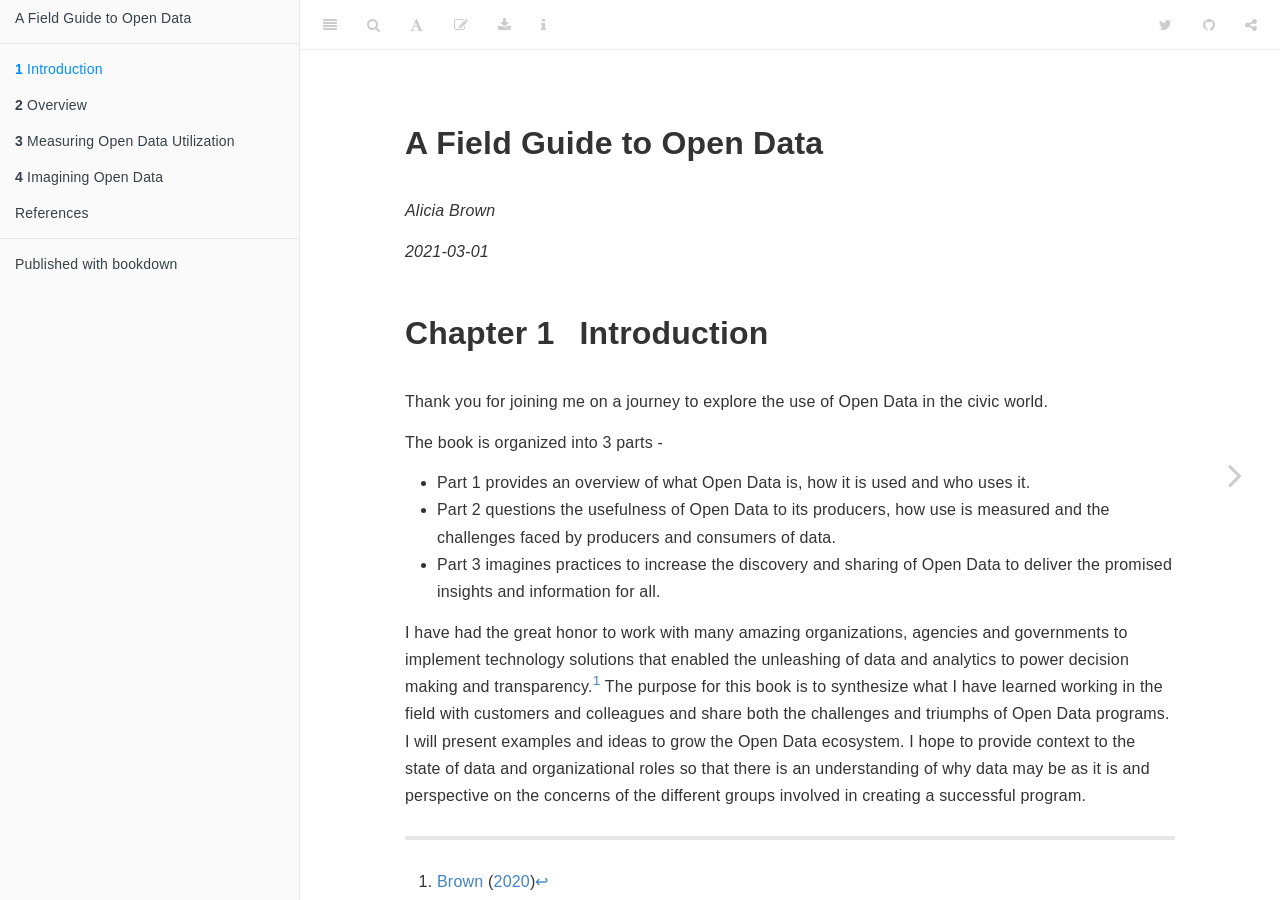
<file: docs/index.html>
<!DOCTYPE html>
<html lang="" xml:lang="">
<head>

  <meta charset="utf-8" />
  <meta http-equiv="X-UA-Compatible" content="IE=edge" />
  <title>A Field Guide to Open Data</title>
  <meta name="description" content="A book about the discovery, use and evangelization of Open Data for Local Governments" />
  <meta name="generator" content="bookdown 0.21 and GitBook 2.6.7" />

  <meta property="og:title" content="A Field Guide to Open Data" />
  <meta property="og:type" content="book" />
  <meta property="og:url" content="https:/github.com/open-data-people/open-data-field-guide" />
  
  <meta property="og:description" content="A book about the discovery, use and evangelization of Open Data for Local Governments" />
  <meta name="github-repo" content="open-data-people/open-data-field-guide" />

  <meta name="twitter:card" content="summary" />
  <meta name="twitter:title" content="A Field Guide to Open Data" />
  
  <meta name="twitter:description" content="A book about the discovery, use and evangelization of Open Data for Local Governments" />
  

<meta name="author" content="Alicia Brown" />


<meta name="date" content="2021-03-01" />

  <meta name="viewport" content="width=device-width, initial-scale=1" />
  <meta name="apple-mobile-web-app-capable" content="yes" />
  <meta name="apple-mobile-web-app-status-bar-style" content="black" />
  
  

<link rel="next" href="overview.html"/>
<script src="libs/header-attrs-2.6/header-attrs.js"></script>
<script src="libs/jquery-2.2.3/jquery.min.js"></script>
<link href="libs/gitbook-2.6.7/css/style.css" rel="stylesheet" />
<link href="libs/gitbook-2.6.7/css/plugin-table.css" rel="stylesheet" />
<link href="libs/gitbook-2.6.7/css/plugin-bookdown.css" rel="stylesheet" />
<link href="libs/gitbook-2.6.7/css/plugin-highlight.css" rel="stylesheet" />
<link href="libs/gitbook-2.6.7/css/plugin-search.css" rel="stylesheet" />
<link href="libs/gitbook-2.6.7/css/plugin-fontsettings.css" rel="stylesheet" />
<link href="libs/gitbook-2.6.7/css/plugin-clipboard.css" rel="stylesheet" />












<link rel="stylesheet" href="style.css" type="text/css" />
</head>

<body>



  <div class="book without-animation with-summary font-size-2 font-family-1" data-basepath=".">

    <div class="book-summary">
      <nav role="navigation">

<ul class="summary">
<li><a href="./">A Field Guide to Open Data</a></li>

<li class="divider"></li>
<li class="chapter" data-level="1" data-path="index.html"><a href="index.html"><i class="fa fa-check"></i><b>1</b> Introduction</a></li>
<li class="chapter" data-level="2" data-path="overview.html"><a href="overview.html"><i class="fa fa-check"></i><b>2</b> Overview</a>
<ul>
<li class="chapter" data-level="2.1" data-path="overview.html"><a href="overview.html#what-is-open-data"><i class="fa fa-check"></i><b>2.1</b> What is Open Data?</a>
<ul>
<li class="chapter" data-level="2.1.1" data-path="overview.html"><a href="overview.html#topics"><i class="fa fa-check"></i><b>2.1.1</b> Topics</a></li>
<li class="chapter" data-level="2.1.2" data-path="overview.html"><a href="overview.html#databases"><i class="fa fa-check"></i><b>2.1.2</b> Databases</a></li>
<li class="chapter" data-level="2.1.3" data-path="overview.html"><a href="overview.html#files"><i class="fa fa-check"></i><b>2.1.3</b> Files</a></li>
<li class="chapter" data-level="2.1.4" data-path="overview.html"><a href="overview.html#reports"><i class="fa fa-check"></i><b>2.1.4</b> Reports</a></li>
<li class="chapter" data-level="2.1.5" data-path="overview.html"><a href="overview.html#dashboards"><i class="fa fa-check"></i><b>2.1.5</b> Dashboards</a></li>
</ul></li>
<li class="chapter" data-level="2.2" data-path="overview.html"><a href="overview.html#how-is-it-used"><i class="fa fa-check"></i><b>2.2</b> How is it used?</a>
<ul>
<li class="chapter" data-level="2.2.1" data-path="overview.html"><a href="overview.html#organizational-motivations"><i class="fa fa-check"></i><b>2.2.1</b> Organizational Motivations</a></li>
</ul></li>
<li class="chapter" data-level="2.3" data-path="overview.html"><a href="overview.html#who-uses-open-data"><i class="fa fa-check"></i><b>2.3</b> Who uses Open Data?</a>
<ul>
<li class="chapter" data-level="2.3.1" data-path="overview.html"><a href="overview.html#governments"><i class="fa fa-check"></i><b>2.3.1</b> Governments</a></li>
<li class="chapter" data-level="2.3.2" data-path="overview.html"><a href="overview.html#civic-users"><i class="fa fa-check"></i><b>2.3.2</b> Civic Users</a></li>
<li class="chapter" data-level="2.3.3" data-path="overview.html"><a href="overview.html#regional-partners"><i class="fa fa-check"></i><b>2.3.3</b> Regional Partners</a></li>
</ul></li>
<li class="chapter" data-level="2.4" data-path="overview.html"><a href="overview.html#open-data-use-cases"><i class="fa fa-check"></i><b>2.4</b> Open Data Use Cases</a></li>
<li class="chapter" data-level="2.5" data-path="overview.html"><a href="overview.html#summary"><i class="fa fa-check"></i><b>2.5</b> Summary</a></li>
</ul></li>
<li class="chapter" data-level="3" data-path="use.html"><a href="use.html"><i class="fa fa-check"></i><b>3</b> Measuring Open Data Utilization</a>
<ul>
<li class="chapter" data-level="3.1" data-path="use.html"><a href="use.html#measuring-actual-use"><i class="fa fa-check"></i><b>3.1</b> Measuring Actual Use</a></li>
<li class="chapter" data-level="3.2" data-path="use.html"><a href="use.html#challenges-of-open-data"><i class="fa fa-check"></i><b>3.2</b> Challenges of Open Data</a>
<ul>
<li class="chapter" data-level="3.2.1" data-path="use.html"><a href="use.html#searching-for-data"><i class="fa fa-check"></i><b>3.2.1</b> Searching for data</a></li>
<li class="chapter" data-level="3.2.2" data-path="use.html"><a href="use.html#peeking-at-data"><i class="fa fa-check"></i><b>3.2.2</b> Peeking at data</a></li>
</ul></li>
</ul></li>
<li class="chapter" data-level="4" data-path="imagine.html"><a href="imagine.html"><i class="fa fa-check"></i><b>4</b> Imagining Open Data</a>
<ul>
<li class="chapter" data-level="4.1" data-path="imagine.html"><a href="imagine.html#sharing"><i class="fa fa-check"></i><b>4.1</b> Sharing</a></li>
<li class="chapter" data-level="4.2" data-path="imagine.html"><a href="imagine.html#accessing"><i class="fa fa-check"></i><b>4.2</b> Accessing</a></li>
<li class="chapter" data-level="4.3" data-path="imagine.html"><a href="imagine.html#discovery"><i class="fa fa-check"></i><b>4.3</b> Discovery</a></li>
<li class="chapter" data-level="4.4" data-path="imagine.html"><a href="imagine.html#improving-the-ecosystem"><i class="fa fa-check"></i><b>4.4</b> Improving the Ecosystem</a></li>
</ul></li>
<li class="chapter" data-level="" data-path="references.html"><a href="references.html"><i class="fa fa-check"></i>References</a></li>
<li class="divider"></li>
<li><a href="https://github.com/rstudio/bookdown" target="blank">Published with bookdown</a></li>

</ul>

      </nav>
    </div>

    <div class="book-body">
      <div class="body-inner">
        <div class="book-header" role="navigation">
          <h1>
            <i class="fa fa-circle-o-notch fa-spin"></i><a href="./">A Field Guide to Open Data</a>
          </h1>
        </div>

        <div class="page-wrapper" tabindex="-1" role="main">
          <div class="page-inner">

            <section class="normal" id="section-">
<div id="header">
<h1 class="title">A Field Guide to Open Data</h1>
<p class="author"><em>Alicia Brown</em></p>
<p class="date"><em>2021-03-01</em></p>
</div>
<div id="introduction" class="section level1" number="1">
<h1><span class="header-section-number">Chapter 1</span> Introduction</h1>
<p>Thank you for joining me on a journey to explore the use of Open Data in the civic world.</p>
<p>The book is organized into 3 parts -</p>
<ul>
<li>Part 1 provides an overview of what Open Data is, how it is used and who uses it.</li>
<li>Part 2 questions the usefulness of Open Data to its producers, how use is measured and the challenges faced by producers and consumers of data.</li>
<li>Part 3 imagines practices to increase the discovery and sharing of Open Data to deliver the promised insights and information for all.</li>
</ul>
<!--
## Guides

### Alicia
-->
<p>I have had the great honor to work with many amazing organizations, agencies and governments to implement technology solutions that enabled the unleashing of data and analytics to power decision making and transparency.<a href="#fn1" class="footnote-ref" id="fnref1"><sup>1</sup></a> The purpose for this book is to synthesize what I have learned working in the field with customers and colleagues and share both the challenges and triumphs of Open Data programs. I will present examples and ideas to grow the Open Data ecosystem. I hope to provide context to the state of data and organizational roles so that there is an understanding of why data may be as it is and perspective on the concerns of the different groups involved in creating a successful program.</p>
<!--
TODO: add note
### Ryan
-->

</div>
<div class="footnotes">
<hr />
<ol start="1">
<li id="fn1"><p><span class="citation"><a href="references.html#ref-blog5years" role="doc-biblioref">Brown</a> (<a href="references.html#ref-blog5years" role="doc-biblioref">2020</a>)</span><a href="index.html#fnref1" class="footnote-back">↩︎</a></p></li>
</ol>
</div>
            </section>

          </div>
        </div>
      </div>

<a href="overview.html" class="navigation navigation-next navigation-unique" aria-label="Next page"><i class="fa fa-angle-right"></i></a>
    </div>
  </div>
<script src="libs/gitbook-2.6.7/js/app.min.js"></script>
<script src="libs/gitbook-2.6.7/js/lunr.js"></script>
<script src="libs/gitbook-2.6.7/js/clipboard.min.js"></script>
<script src="libs/gitbook-2.6.7/js/plugin-search.js"></script>
<script src="libs/gitbook-2.6.7/js/plugin-sharing.js"></script>
<script src="libs/gitbook-2.6.7/js/plugin-fontsettings.js"></script>
<script src="libs/gitbook-2.6.7/js/plugin-bookdown.js"></script>
<script src="libs/gitbook-2.6.7/js/jquery.highlight.js"></script>
<script src="libs/gitbook-2.6.7/js/plugin-clipboard.js"></script>
<script>
gitbook.require(["gitbook"], function(gitbook) {
gitbook.start({
"sharing": {
"github": true,
"facebook": false,
"twitter": true,
"linkedin": false,
"weibo": false,
"instapaper": false,
"vk": false,
"all": ["facebook", "twitter", "linkedin", "weibo", "instapaper"]
},
"fontsettings": {
"theme": "white",
"family": "sans",
"size": 2
},
"edit": {
"link": "https://github.com/open-data-people/open-data-field-guide/edit/main/index.Rmd",
"text": "Edit"
},
"history": {
"link": null,
"text": null
},
"view": {
"link": null,
"text": null
},
"download": ["open-data-field-guide.pdf", "open-data-field-guide.epub"],
"toc": {
"collapse": "section",
"toc_depth": 2
},
"all": false,
"info": true,
"url": "https://open-data-people.github.io/open-data-field-guide/",
"github-repo": "open-data-people/open-data-field-guide"
});
});
</script>

</body>

</html>
</file>
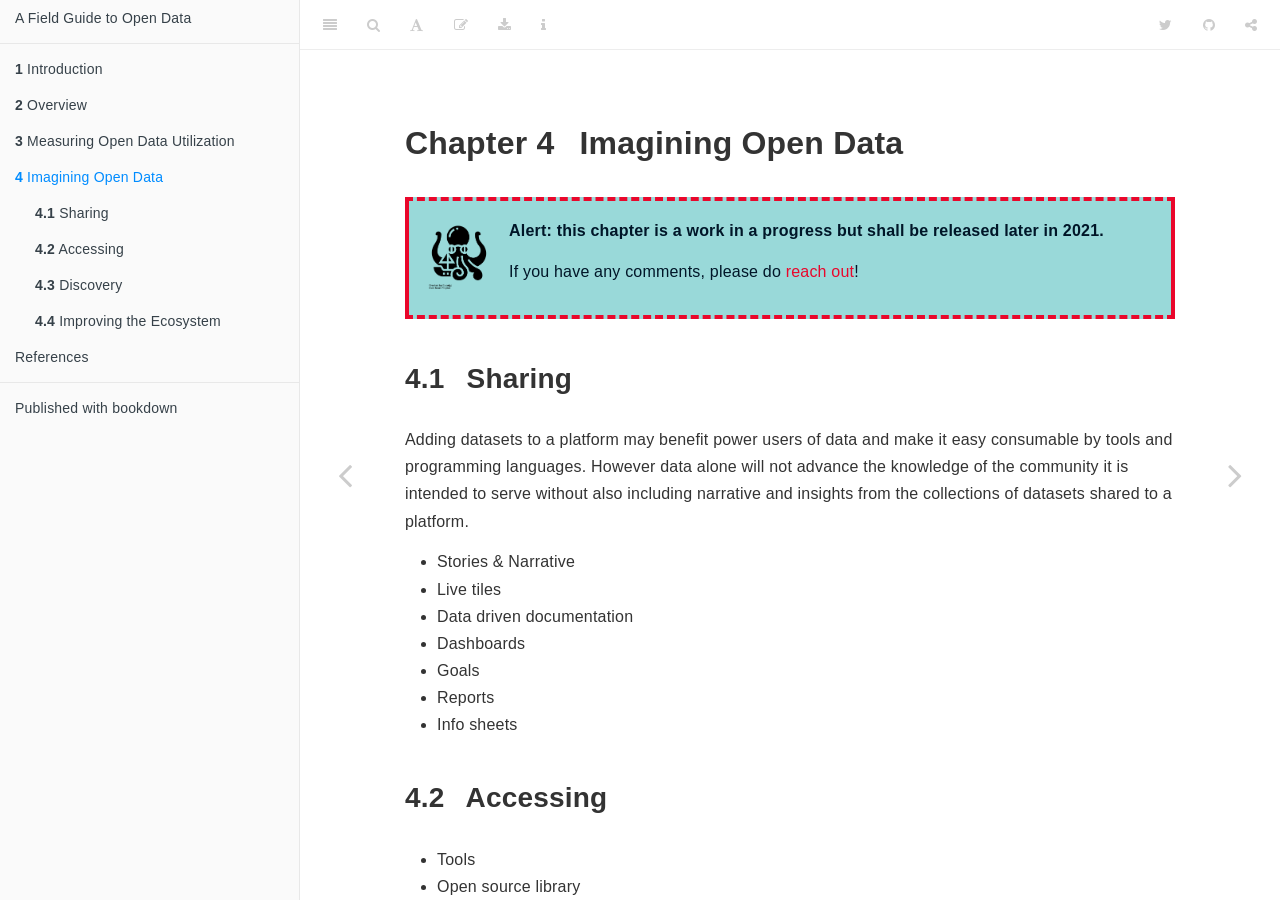
<file: docs/imagine.html>
<!DOCTYPE html>
<html lang="" xml:lang="">
<head>

  <meta charset="utf-8" />
  <meta http-equiv="X-UA-Compatible" content="IE=edge" />
  <title>Chapter 4 Imagining Open Data | A Field Guide to Open Data</title>
  <meta name="description" content="A book about the discovery, use and evangelization of Open Data for Local Governments" />
  <meta name="generator" content="bookdown 0.21 and GitBook 2.6.7" />

  <meta property="og:title" content="Chapter 4 Imagining Open Data | A Field Guide to Open Data" />
  <meta property="og:type" content="book" />
  <meta property="og:url" content="https:/github.com/open-data-people/open-data-field-guide" />
  
  <meta property="og:description" content="A book about the discovery, use and evangelization of Open Data for Local Governments" />
  <meta name="github-repo" content="open-data-people/open-data-field-guide" />

  <meta name="twitter:card" content="summary" />
  <meta name="twitter:title" content="Chapter 4 Imagining Open Data | A Field Guide to Open Data" />
  
  <meta name="twitter:description" content="A book about the discovery, use and evangelization of Open Data for Local Governments" />
  

<meta name="author" content="Alicia Brown" />


<meta name="date" content="2021-03-01" />

  <meta name="viewport" content="width=device-width, initial-scale=1" />
  <meta name="apple-mobile-web-app-capable" content="yes" />
  <meta name="apple-mobile-web-app-status-bar-style" content="black" />
  
  
<link rel="prev" href="use.html"/>
<link rel="next" href="references.html"/>
<script src="libs/header-attrs-2.6/header-attrs.js"></script>
<script src="libs/jquery-2.2.3/jquery.min.js"></script>
<link href="libs/gitbook-2.6.7/css/style.css" rel="stylesheet" />
<link href="libs/gitbook-2.6.7/css/plugin-table.css" rel="stylesheet" />
<link href="libs/gitbook-2.6.7/css/plugin-bookdown.css" rel="stylesheet" />
<link href="libs/gitbook-2.6.7/css/plugin-highlight.css" rel="stylesheet" />
<link href="libs/gitbook-2.6.7/css/plugin-search.css" rel="stylesheet" />
<link href="libs/gitbook-2.6.7/css/plugin-fontsettings.css" rel="stylesheet" />
<link href="libs/gitbook-2.6.7/css/plugin-clipboard.css" rel="stylesheet" />












<link rel="stylesheet" href="style.css" type="text/css" />
</head>

<body>



  <div class="book without-animation with-summary font-size-2 font-family-1" data-basepath=".">

    <div class="book-summary">
      <nav role="navigation">

<ul class="summary">
<li><a href="./">A Field Guide to Open Data</a></li>

<li class="divider"></li>
<li class="chapter" data-level="1" data-path="index.html"><a href="index.html"><i class="fa fa-check"></i><b>1</b> Introduction</a></li>
<li class="chapter" data-level="2" data-path="overview.html"><a href="overview.html"><i class="fa fa-check"></i><b>2</b> Overview</a>
<ul>
<li class="chapter" data-level="2.1" data-path="overview.html"><a href="overview.html#what-is-open-data"><i class="fa fa-check"></i><b>2.1</b> What is Open Data?</a>
<ul>
<li class="chapter" data-level="2.1.1" data-path="overview.html"><a href="overview.html#topics"><i class="fa fa-check"></i><b>2.1.1</b> Topics</a></li>
<li class="chapter" data-level="2.1.2" data-path="overview.html"><a href="overview.html#databases"><i class="fa fa-check"></i><b>2.1.2</b> Databases</a></li>
<li class="chapter" data-level="2.1.3" data-path="overview.html"><a href="overview.html#files"><i class="fa fa-check"></i><b>2.1.3</b> Files</a></li>
<li class="chapter" data-level="2.1.4" data-path="overview.html"><a href="overview.html#reports"><i class="fa fa-check"></i><b>2.1.4</b> Reports</a></li>
<li class="chapter" data-level="2.1.5" data-path="overview.html"><a href="overview.html#dashboards"><i class="fa fa-check"></i><b>2.1.5</b> Dashboards</a></li>
</ul></li>
<li class="chapter" data-level="2.2" data-path="overview.html"><a href="overview.html#how-is-it-used"><i class="fa fa-check"></i><b>2.2</b> How is it used?</a>
<ul>
<li class="chapter" data-level="2.2.1" data-path="overview.html"><a href="overview.html#organizational-motivations"><i class="fa fa-check"></i><b>2.2.1</b> Organizational Motivations</a></li>
</ul></li>
<li class="chapter" data-level="2.3" data-path="overview.html"><a href="overview.html#who-uses-open-data"><i class="fa fa-check"></i><b>2.3</b> Who uses Open Data?</a>
<ul>
<li class="chapter" data-level="2.3.1" data-path="overview.html"><a href="overview.html#governments"><i class="fa fa-check"></i><b>2.3.1</b> Governments</a></li>
<li class="chapter" data-level="2.3.2" data-path="overview.html"><a href="overview.html#civic-users"><i class="fa fa-check"></i><b>2.3.2</b> Civic Users</a></li>
<li class="chapter" data-level="2.3.3" data-path="overview.html"><a href="overview.html#regional-partners"><i class="fa fa-check"></i><b>2.3.3</b> Regional Partners</a></li>
</ul></li>
<li class="chapter" data-level="2.4" data-path="overview.html"><a href="overview.html#open-data-use-cases"><i class="fa fa-check"></i><b>2.4</b> Open Data Use Cases</a></li>
<li class="chapter" data-level="2.5" data-path="overview.html"><a href="overview.html#summary"><i class="fa fa-check"></i><b>2.5</b> Summary</a></li>
</ul></li>
<li class="chapter" data-level="3" data-path="use.html"><a href="use.html"><i class="fa fa-check"></i><b>3</b> Measuring Open Data Utilization</a>
<ul>
<li class="chapter" data-level="3.1" data-path="use.html"><a href="use.html#measuring-actual-use"><i class="fa fa-check"></i><b>3.1</b> Measuring Actual Use</a></li>
<li class="chapter" data-level="3.2" data-path="use.html"><a href="use.html#challenges-of-open-data"><i class="fa fa-check"></i><b>3.2</b> Challenges of Open Data</a>
<ul>
<li class="chapter" data-level="3.2.1" data-path="use.html"><a href="use.html#searching-for-data"><i class="fa fa-check"></i><b>3.2.1</b> Searching for data</a></li>
<li class="chapter" data-level="3.2.2" data-path="use.html"><a href="use.html#peeking-at-data"><i class="fa fa-check"></i><b>3.2.2</b> Peeking at data</a></li>
</ul></li>
</ul></li>
<li class="chapter" data-level="4" data-path="imagine.html"><a href="imagine.html"><i class="fa fa-check"></i><b>4</b> Imagining Open Data</a>
<ul>
<li class="chapter" data-level="4.1" data-path="imagine.html"><a href="imagine.html#sharing"><i class="fa fa-check"></i><b>4.1</b> Sharing</a></li>
<li class="chapter" data-level="4.2" data-path="imagine.html"><a href="imagine.html#accessing"><i class="fa fa-check"></i><b>4.2</b> Accessing</a></li>
<li class="chapter" data-level="4.3" data-path="imagine.html"><a href="imagine.html#discovery"><i class="fa fa-check"></i><b>4.3</b> Discovery</a></li>
<li class="chapter" data-level="4.4" data-path="imagine.html"><a href="imagine.html#improving-the-ecosystem"><i class="fa fa-check"></i><b>4.4</b> Improving the Ecosystem</a></li>
</ul></li>
<li class="chapter" data-level="" data-path="references.html"><a href="references.html"><i class="fa fa-check"></i>References</a></li>
<li class="divider"></li>
<li><a href="https://github.com/rstudio/bookdown" target="blank">Published with bookdown</a></li>

</ul>

      </nav>
    </div>

    <div class="book-body">
      <div class="body-inner">
        <div class="book-header" role="navigation">
          <h1>
            <i class="fa fa-circle-o-notch fa-spin"></i><a href="./">A Field Guide to Open Data</a>
          </h1>
        </div>

        <div class="page-wrapper" tabindex="-1" role="main">
          <div class="page-inner">

            <section class="normal" id="section-">
<div id="imagine" class="section level1" number="4">
<h1><span class="header-section-number">Chapter 4</span> Imagining Open Data</h1>
<div class="tip">
<p><b>Alert: this chapter is a work in a progress but shall be released later in 2021.</b></p>
<p>If you have any comments, please do <a href="https://github.com/open-data-people/open-data-field-guide/discussions/new"><font color="#e9072b">reach out</font></a>!</p>
</div>
<div id="sharing" class="section level2" number="4.1">
<h2><span class="header-section-number">4.1</span> Sharing</h2>
<p>Adding datasets to a platform may benefit power users of data and make it easy consumable by tools and programming languages. However data alone will not advance the knowledge of the community it is intended to serve without also including narrative and insights from the collections of datasets shared to a platform.</p>
<ul>
<li>Stories &amp; Narrative</li>
<li>Live tiles</li>
<li>Data driven documentation</li>
<li>Dashboards</li>
<li>Goals</li>
<li>Reports</li>
<li>Info sheets</li>
</ul>
</div>
<div id="accessing" class="section level2" number="4.2">
<h2><span class="header-section-number">4.2</span> Accessing</h2>
<ul>
<li>Tools</li>
<li>Open source library</li>
<li>APIs</li>
</ul>
</div>
<div id="discovery" class="section level2" number="4.3">
<h2><span class="header-section-number">4.3</span> Discovery</h2>
<ul>
<li>Metadata</li>
<li>Harvestable</li>
<li>Standard schemas</li>
</ul>
</div>
<div id="improving-the-ecosystem" class="section level2" number="4.4">
<h2><span class="header-section-number">4.4</span> Improving the Ecosystem</h2>
<ul>
<li>Ownership and stewardship</li>
<li>Automation</li>
<li>Data refreshes</li>
<li>Quality monitoring</li>
</ul>

</div>
</div>
            </section>

          </div>
        </div>
      </div>
<a href="use.html" class="navigation navigation-prev " aria-label="Previous page"><i class="fa fa-angle-left"></i></a>
<a href="references.html" class="navigation navigation-next " aria-label="Next page"><i class="fa fa-angle-right"></i></a>
    </div>
  </div>
<script src="libs/gitbook-2.6.7/js/app.min.js"></script>
<script src="libs/gitbook-2.6.7/js/lunr.js"></script>
<script src="libs/gitbook-2.6.7/js/clipboard.min.js"></script>
<script src="libs/gitbook-2.6.7/js/plugin-search.js"></script>
<script src="libs/gitbook-2.6.7/js/plugin-sharing.js"></script>
<script src="libs/gitbook-2.6.7/js/plugin-fontsettings.js"></script>
<script src="libs/gitbook-2.6.7/js/plugin-bookdown.js"></script>
<script src="libs/gitbook-2.6.7/js/jquery.highlight.js"></script>
<script src="libs/gitbook-2.6.7/js/plugin-clipboard.js"></script>
<script>
gitbook.require(["gitbook"], function(gitbook) {
gitbook.start({
"sharing": {
"github": true,
"facebook": false,
"twitter": true,
"linkedin": false,
"weibo": false,
"instapaper": false,
"vk": false,
"all": ["facebook", "twitter", "linkedin", "weibo", "instapaper"]
},
"fontsettings": {
"theme": "white",
"family": "sans",
"size": 2
},
"edit": {
"link": "https://github.com/open-data-people/open-data-field-guide/edit/main/03-imagine.Rmd",
"text": "Edit"
},
"history": {
"link": null,
"text": null
},
"view": {
"link": null,
"text": null
},
"download": ["open-data-field-guide.pdf", "open-data-field-guide.epub"],
"toc": {
"collapse": "section",
"toc_depth": 2
},
"all": false,
"info": true,
"url": "https://open-data-people.github.io/open-data-field-guide/",
"github-repo": "open-data-people/open-data-field-guide"
});
});
</script>

</body>

</html>
</file>
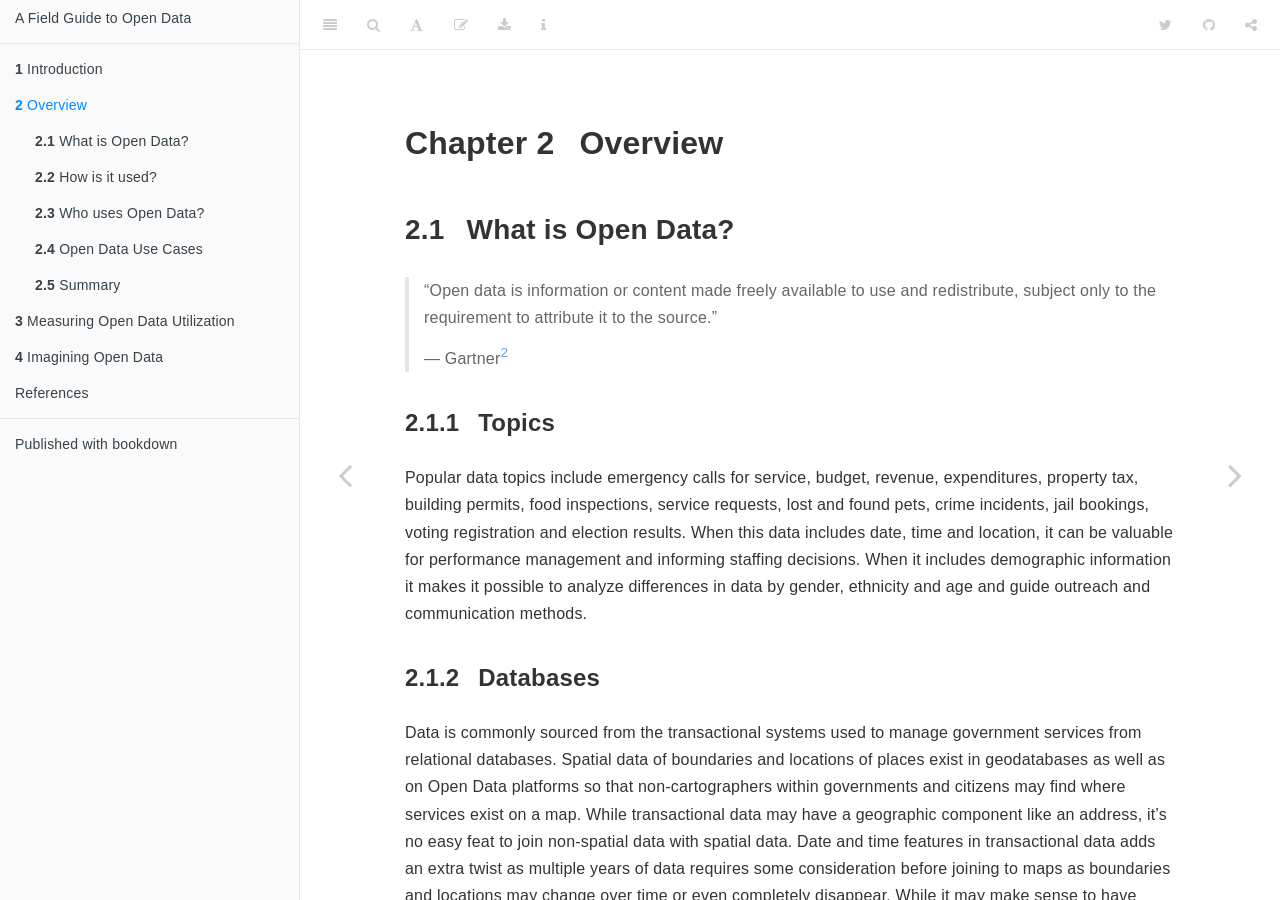
<file: docs/overview.html>
<!DOCTYPE html>
<html lang="" xml:lang="">
<head>

  <meta charset="utf-8" />
  <meta http-equiv="X-UA-Compatible" content="IE=edge" />
  <title>Chapter 2 Overview | A Field Guide to Open Data</title>
  <meta name="description" content="A book about the discovery, use and evangelization of Open Data for Local Governments" />
  <meta name="generator" content="bookdown 0.21 and GitBook 2.6.7" />

  <meta property="og:title" content="Chapter 2 Overview | A Field Guide to Open Data" />
  <meta property="og:type" content="book" />
  <meta property="og:url" content="https:/github.com/open-data-people/open-data-field-guide" />
  
  <meta property="og:description" content="A book about the discovery, use and evangelization of Open Data for Local Governments" />
  <meta name="github-repo" content="open-data-people/open-data-field-guide" />

  <meta name="twitter:card" content="summary" />
  <meta name="twitter:title" content="Chapter 2 Overview | A Field Guide to Open Data" />
  
  <meta name="twitter:description" content="A book about the discovery, use and evangelization of Open Data for Local Governments" />
  

<meta name="author" content="Alicia Brown" />


<meta name="date" content="2021-03-01" />

  <meta name="viewport" content="width=device-width, initial-scale=1" />
  <meta name="apple-mobile-web-app-capable" content="yes" />
  <meta name="apple-mobile-web-app-status-bar-style" content="black" />
  
  
<link rel="prev" href="index.html"/>
<link rel="next" href="use.html"/>
<script src="libs/header-attrs-2.6/header-attrs.js"></script>
<script src="libs/jquery-2.2.3/jquery.min.js"></script>
<link href="libs/gitbook-2.6.7/css/style.css" rel="stylesheet" />
<link href="libs/gitbook-2.6.7/css/plugin-table.css" rel="stylesheet" />
<link href="libs/gitbook-2.6.7/css/plugin-bookdown.css" rel="stylesheet" />
<link href="libs/gitbook-2.6.7/css/plugin-highlight.css" rel="stylesheet" />
<link href="libs/gitbook-2.6.7/css/plugin-search.css" rel="stylesheet" />
<link href="libs/gitbook-2.6.7/css/plugin-fontsettings.css" rel="stylesheet" />
<link href="libs/gitbook-2.6.7/css/plugin-clipboard.css" rel="stylesheet" />












<link rel="stylesheet" href="style.css" type="text/css" />
</head>

<body>



  <div class="book without-animation with-summary font-size-2 font-family-1" data-basepath=".">

    <div class="book-summary">
      <nav role="navigation">

<ul class="summary">
<li><a href="./">A Field Guide to Open Data</a></li>

<li class="divider"></li>
<li class="chapter" data-level="1" data-path="index.html"><a href="index.html"><i class="fa fa-check"></i><b>1</b> Introduction</a></li>
<li class="chapter" data-level="2" data-path="overview.html"><a href="overview.html"><i class="fa fa-check"></i><b>2</b> Overview</a>
<ul>
<li class="chapter" data-level="2.1" data-path="overview.html"><a href="overview.html#what-is-open-data"><i class="fa fa-check"></i><b>2.1</b> What is Open Data?</a>
<ul>
<li class="chapter" data-level="2.1.1" data-path="overview.html"><a href="overview.html#topics"><i class="fa fa-check"></i><b>2.1.1</b> Topics</a></li>
<li class="chapter" data-level="2.1.2" data-path="overview.html"><a href="overview.html#databases"><i class="fa fa-check"></i><b>2.1.2</b> Databases</a></li>
<li class="chapter" data-level="2.1.3" data-path="overview.html"><a href="overview.html#files"><i class="fa fa-check"></i><b>2.1.3</b> Files</a></li>
<li class="chapter" data-level="2.1.4" data-path="overview.html"><a href="overview.html#reports"><i class="fa fa-check"></i><b>2.1.4</b> Reports</a></li>
<li class="chapter" data-level="2.1.5" data-path="overview.html"><a href="overview.html#dashboards"><i class="fa fa-check"></i><b>2.1.5</b> Dashboards</a></li>
</ul></li>
<li class="chapter" data-level="2.2" data-path="overview.html"><a href="overview.html#how-is-it-used"><i class="fa fa-check"></i><b>2.2</b> How is it used?</a>
<ul>
<li class="chapter" data-level="2.2.1" data-path="overview.html"><a href="overview.html#organizational-motivations"><i class="fa fa-check"></i><b>2.2.1</b> Organizational Motivations</a></li>
</ul></li>
<li class="chapter" data-level="2.3" data-path="overview.html"><a href="overview.html#who-uses-open-data"><i class="fa fa-check"></i><b>2.3</b> Who uses Open Data?</a>
<ul>
<li class="chapter" data-level="2.3.1" data-path="overview.html"><a href="overview.html#governments"><i class="fa fa-check"></i><b>2.3.1</b> Governments</a></li>
<li class="chapter" data-level="2.3.2" data-path="overview.html"><a href="overview.html#civic-users"><i class="fa fa-check"></i><b>2.3.2</b> Civic Users</a></li>
<li class="chapter" data-level="2.3.3" data-path="overview.html"><a href="overview.html#regional-partners"><i class="fa fa-check"></i><b>2.3.3</b> Regional Partners</a></li>
</ul></li>
<li class="chapter" data-level="2.4" data-path="overview.html"><a href="overview.html#open-data-use-cases"><i class="fa fa-check"></i><b>2.4</b> Open Data Use Cases</a></li>
<li class="chapter" data-level="2.5" data-path="overview.html"><a href="overview.html#summary"><i class="fa fa-check"></i><b>2.5</b> Summary</a></li>
</ul></li>
<li class="chapter" data-level="3" data-path="use.html"><a href="use.html"><i class="fa fa-check"></i><b>3</b> Measuring Open Data Utilization</a>
<ul>
<li class="chapter" data-level="3.1" data-path="use.html"><a href="use.html#measuring-actual-use"><i class="fa fa-check"></i><b>3.1</b> Measuring Actual Use</a></li>
<li class="chapter" data-level="3.2" data-path="use.html"><a href="use.html#challenges-of-open-data"><i class="fa fa-check"></i><b>3.2</b> Challenges of Open Data</a>
<ul>
<li class="chapter" data-level="3.2.1" data-path="use.html"><a href="use.html#searching-for-data"><i class="fa fa-check"></i><b>3.2.1</b> Searching for data</a></li>
<li class="chapter" data-level="3.2.2" data-path="use.html"><a href="use.html#peeking-at-data"><i class="fa fa-check"></i><b>3.2.2</b> Peeking at data</a></li>
</ul></li>
</ul></li>
<li class="chapter" data-level="4" data-path="imagine.html"><a href="imagine.html"><i class="fa fa-check"></i><b>4</b> Imagining Open Data</a>
<ul>
<li class="chapter" data-level="4.1" data-path="imagine.html"><a href="imagine.html#sharing"><i class="fa fa-check"></i><b>4.1</b> Sharing</a></li>
<li class="chapter" data-level="4.2" data-path="imagine.html"><a href="imagine.html#accessing"><i class="fa fa-check"></i><b>4.2</b> Accessing</a></li>
<li class="chapter" data-level="4.3" data-path="imagine.html"><a href="imagine.html#discovery"><i class="fa fa-check"></i><b>4.3</b> Discovery</a></li>
<li class="chapter" data-level="4.4" data-path="imagine.html"><a href="imagine.html#improving-the-ecosystem"><i class="fa fa-check"></i><b>4.4</b> Improving the Ecosystem</a></li>
</ul></li>
<li class="chapter" data-level="" data-path="references.html"><a href="references.html"><i class="fa fa-check"></i>References</a></li>
<li class="divider"></li>
<li><a href="https://github.com/rstudio/bookdown" target="blank">Published with bookdown</a></li>

</ul>

      </nav>
    </div>

    <div class="book-body">
      <div class="body-inner">
        <div class="book-header" role="navigation">
          <h1>
            <i class="fa fa-circle-o-notch fa-spin"></i><a href="./">A Field Guide to Open Data</a>
          </h1>
        </div>

        <div class="page-wrapper" tabindex="-1" role="main">
          <div class="page-inner">

            <section class="normal" id="section-">
<div id="overview" class="section level1" number="2">
<h1><span class="header-section-number">Chapter 2</span> Overview</h1>
<div id="what-is-open-data" class="section level2" number="2.1">
<h2><span class="header-section-number">2.1</span> What is Open Data?</h2>
<blockquote>
<p>“Open data is information or content made freely available to use and redistribute, subject only to the requirement to attribute it to the source.”</p>
<p>— Gartner<a href="#fn2" class="footnote-ref" id="fnref2"><sup>2</sup></a></p>
</blockquote>
<div id="topics" class="section level3" number="2.1.1">
<h3><span class="header-section-number">2.1.1</span> Topics</h3>
<p>Popular data topics include emergency calls for service, budget, revenue, expenditures, property tax, building permits, food inspections, service requests, lost and found pets, crime incidents, jail bookings, voting registration and election results. When this data includes date, time and location, it can be valuable for performance management and informing staffing decisions. When it includes demographic information it makes it possible to analyze differences in data by gender, ethnicity and age and guide outreach and communication methods.</p>
</div>
<div id="databases" class="section level3" number="2.1.2">
<h3><span class="header-section-number">2.1.2</span> Databases</h3>
<p>Data is commonly sourced from the transactional systems used to manage government services from relational databases.
Spatial data of boundaries and locations of places exist in geodatabases as well as on Open Data platforms so that non-cartographers within governments and citizens may find where services exist on a map. While transactional data may have a geographic component like an address, it’s no easy feat to join non-spatial data with spatial data. Date and time features in transactional data adds an extra twist as multiple years of data requires some consideration before joining to maps as boundaries and locations may change over time or even completely disappear. While it may make sense to have versions of maps by year, the delivery of Open Data on web servers may be compromised by needing to load a new map as users toggle through different years of data. In my experience when presenting data with a map, the most recent spatial boundaries and point location are used for all years of data to ensure optimal user experience.</p>
</div>
<div id="files" class="section level3" number="2.1.3">
<h3><span class="header-section-number">2.1.3</span> Files</h3>
<p>Data is also found in spreadsheets and text files when ad-hoc or short term programs may be created to support some service or business process that may not warrant the involvement of the Information Technology team initially. There may not be budget to support the purchase or internal development of software. Department analysts, scientists and administrators may choose to spin up a solution with the business software or statistical programming language they are already experts at to enable the success of these programs and efficiently deliver needed services to internal audiences and the public. Negative consequences from these ventures may only arise when there is a need for reporting data or if files are owned by an individual who leaves their job without saving files to a shared network drive.</p>
</div>
<div id="reports" class="section level3" number="2.1.4">
<h3><span class="header-section-number">2.1.4</span> Reports</h3>
<p>Departments may publish annual reports to share what they accomplished that year that contain tables and charts of the data they use to measure their performance or as a benchmark against peers or some standard. This is the perfect data to include in performance management which often is made up of annual measures. Reports may be constructed using text editors, Business Intelligence tools or programming languages where data, visualizations and narrative are woven together before exporting as a pdf, document, slide deck or website.</p>
</div>
<div id="dashboards" class="section level3" number="2.1.5">
<h3><span class="header-section-number">2.1.5</span> Dashboards</h3>
<p>Departments with a need for reporting data frequently may purchase Business Intelligence and Visualization tools that are powerful and intuitive. These tools connect to many data sources including spreadsheets, text files, web page, pdfs and even from copy/paste operations into a table. Depending on security policies, dashboards published publicly may enable the download of the data presented in it and at times be the sole source of some data to the public and other departments.</p>
</div>
</div>
<div id="how-is-it-used" class="section level2" number="2.2">
<h2><span class="header-section-number">2.2</span> How is it used?</h2>
<div id="organizational-motivations" class="section level3" number="2.2.1">
<h3><span class="header-section-number">2.2.1</span> Organizational Motivations</h3>
<p>While government employees may have access to department level data, gaining access to data from other departments may be difficult, even when content is not protected or confidential. By opening up high value departmental datasets, governments help break down silos internally and make it easy to share with the public. When an Open Data portal exists, it is also can be used to publish data requested from Public Information Requests especially for popular data and reduce the overhead required by manually filling these requests repeatedly.</p>
<p>The software used by departments to manage their operations may not have extensive reporting features and require users to develop their own reports through queries to the underlying database or periodic exports of data files at the convenience of system administrators. Open Data platforms can be used as destination for automated extracts and provide users visualizations to quickly examine their data and gain operation insights. Viewing data on a map or over time makes it possible to fine tune staffing decisions. Datasets on Open Data can also be accessed programatically through APIs (Application Programming Interface) which enable users to use their favorite tools like Excel, Power BI, and Tableau with the ability to refresh data as needed.</p>
<p>Informational Technology teams can leverage Open Data to offset downloads from internal server infrastructure to handle the traffic caused by applications built by civic developers relying on transit, public safety and other large datasets.</p>
</div>
</div>
<div id="who-uses-open-data" class="section level2" number="2.3">
<h2><span class="header-section-number">2.3</span> Who uses Open Data?</h2>
<div id="governments" class="section level3" number="2.3.1">
<h3><span class="header-section-number">2.3.1</span> Governments</h3>
<p>Specific agencies may be procure Open Data initially to provide transparency around their programs and upon their success, expand to other departments. As data is automated, departments can create performance measures and gather analytics around their operations. Population data may be used to apply for grants and funding. Communications officers get the opportunity to share stories using data and help frame conversations around government spending, investments and priorities with the public. Instead of creating static slide decks and files to present at council meetings, data dashboards may be presented connected to the latest data.</p>
<p>Of the top 20 cities in population as of the 2019 Census American Community Survey<a href="#fn3" class="footnote-ref" id="fnref3"><sup>3</sup></a>, 19 share city data through a portal.<a href="#fn4" class="footnote-ref" id="fnref4"><sup>4</sup></a>.</p>
<table>
<caption>Open Data portals for top 20 populated US cities</caption>
<thead>
<tr class="header">
<th align="center">City</th>
<th align="center">State</th>
<th align="center">Population</th>
<th align="center">Open Data Site</th>
</tr>
</thead>
<tbody>
<tr class="odd">
<td align="center">New York</td>
<td align="center">New York</td>
<td align="center">8,336,817</td>
<td align="center"><a href="https://opendata.cityofnewyork.us/">opendata.cityofnewyork.us</a></td>
</tr>
<tr class="even">
<td align="center">Los Angeles</td>
<td align="center">California</td>
<td align="center">3,979,537</td>
<td align="center"><a href="https://data.lacity.org/">data.lacity.org</a></td>
</tr>
<tr class="odd">
<td align="center">Chicago</td>
<td align="center">Illinois</td>
<td align="center">2,693,959</td>
<td align="center"><a href="https://data.cityofchicago.org/">data.cityofchicago.org</a></td>
</tr>
<tr class="even">
<td align="center">Houston</td>
<td align="center">Texas</td>
<td align="center">2,316,797</td>
<td align="center"><a href="https://cohgis-mycity.opendata.arcgis.com/">cohgis-mycity.opendata.arcgis.com</a></td>
</tr>
<tr class="odd">
<td align="center">Phoenix</td>
<td align="center">Arizona</td>
<td align="center">1,680,988</td>
<td align="center"><a href="https://www.phoenixopendata.com/">phoenixopendata.com</a></td>
</tr>
<tr class="even">
<td align="center">Philadelphia</td>
<td align="center">Pennsylvania</td>
<td align="center">1,584,064</td>
<td align="center"><a href="https://www.opendataphilly.org/">opendataphilly.org</a></td>
</tr>
<tr class="odd">
<td align="center">San Antonio</td>
<td align="center">Texas</td>
<td align="center">1,547,250</td>
<td align="center"><a href="https://data.sanantonio.gov/">data.sanantonio.gov</a></td>
</tr>
<tr class="even">
<td align="center">San Diego</td>
<td align="center">California</td>
<td align="center">1,423,852</td>
<td align="center"><a href="https://data.sandiego.gov/">data.sandiego.gov</a></td>
</tr>
<tr class="odd">
<td align="center">Dallas city</td>
<td align="center">Texas</td>
<td align="center">1,343,565</td>
<td align="center"><a href="https://www.dallasopendata.com/">dallasopendata.com</a></td>
</tr>
<tr class="even">
<td align="center">San Jose</td>
<td align="center">California</td>
<td align="center">1,021,786</td>
<td align="center"><a href="https://data.sanjoseca.gov/">data.sanjoseca.gov</a></td>
</tr>
<tr class="odd">
<td align="center">Austin</td>
<td align="center">Texas</td>
<td align="center">979,263</td>
<td align="center"><a href="https://data.austintexas.gov/">data.austintexas.gov</a></td>
</tr>
<tr class="even">
<td align="center">Fort Worth</td>
<td align="center">Texas</td>
<td align="center">913,656</td>
<td align="center"><a href="https://data.fortworthtexas.gov/">data.fortworthtexas.gov</a></td>
</tr>
<tr class="odd">
<td align="center">Jacksonville</td>
<td align="center">Florida</td>
<td align="center">911,528</td>
<td align="center"><a href=""></a></td>
</tr>
<tr class="even">
<td align="center">Columbus</td>
<td align="center">Ohio</td>
<td align="center">902,073</td>
<td align="center"><a href="https://opendata.columbus.gov/">opendata.columbus.gov</a></td>
</tr>
<tr class="odd">
<td align="center">Charlotte</td>
<td align="center">North Carolina</td>
<td align="center">885,707</td>
<td align="center"><a href="https://data.charlottenc.gov/">data.charlottenc.gov</a></td>
</tr>
<tr class="even">
<td align="center">San Francisco</td>
<td align="center">California</td>
<td align="center">881,549</td>
<td align="center"><a href="https://datasf.org/opendata/">datasf.org/opendata</a></td>
</tr>
<tr class="odd">
<td align="center">Indianapolis</td>
<td align="center">Indiana</td>
<td align="center">870,340</td>
<td align="center"><a href="https://data.indy.gov/">data.indy.gov</a></td>
</tr>
<tr class="even">
<td align="center">Seattle</td>
<td align="center">Washington</td>
<td align="center">753,655</td>
<td align="center"><a href="https://data.seattle.gov/">data.seattle.gov</a></td>
</tr>
<tr class="odd">
<td align="center">Denver</td>
<td align="center">Colorado</td>
<td align="center">727,211</td>
<td align="center"><a href="https://www.denvergov.org/opendata">denvergov.org/opendata</a></td>
</tr>
<tr class="even">
<td align="center">Washington</td>
<td align="center">District of Columbia</td>
<td align="center">705,749</td>
<td align="center"><a href="https://opendata.dc.gov/">opendata.dc.gov</a></td>
</tr>
</tbody>
</table>
<!--
##### Financial Risk

* Budget and Revenue
* Checkbook/Expenditures
* Payroll
* Risk Indicators
* Capital Projects

Performance Measurement

* Operational Goals

###### Community Characteristics

* Demographics
* Socioeconomic
* Education level
* Workforce
* 

#### Top Counties

| County | State | Population | Open Data Site | 
|:--:|:--:|:--:|:--:|
| Los Angeles County | California   | 10,039,107 | [data.lacounty.gov](https://data.lacounty.gov/) |
| Cook County | Illinois    | 5,150,233 | [datacatalog.cookcountyil.gov](https://datacatalog.cookcountyil.gov/) |
| Harris County | Texas | 4,713,325 | [geo-harriscounty.opendata.arcgis.com](https://geo-harriscounty.opendata.arcgis.com/) |
| Maricopa County | Arizona | 4,485,414 | [data-maricopa.opendata.arcgis.com](https://data-maricopa.opendata.arcgis.com/) |
| San Diego County | California | 3,338,330 | [sandiegocounty.gov/content/sdc/data.html](https://www.sandiegocounty.gov/content/sdc/data.html) |
| Orange County | California    | 3,175,692 | [data-ocpw.opendata.arcgis.com](https://data-ocpw.opendata.arcgis.com/) |
| Miami-Dade County | Florida   | 2,716,940 | [gis-mdc.opendata.arcgis.com](https://gis-mdc.opendata.arcgis.com/) |
| Dallas County | Texas | 2,635,516 | [data.kingcounty.gov](https://data.kingcounty.gov/) |
| Kings County | New York   | 2,559,903 | []() |
| Riverside County | California | 2,470,546 | [data.countyofriverside.us](https://data.countyofriverside.us/) |
| Clark County | Nevada | 2,266,715 | []() |
| Queens County | New York  | 2,253,858 | []() |
| King County  | Washington | 2,252,782 | []() |
| San Bernardino County | California    | 2,180,085 | []() |
| Tarrant County | Texas    | 2,102,515 | []() |
| Bexar County | Texas | 2,003,554 | []() |
| Broward County | Florida  | 1,952,778 | []() |
| Santa Clara County | California   | 1,927,852 | []() |
| Wayne County | Michigan | 1,749,343 | []() |
| Alameda County | California   | 1,671,329 | []() |
-->
</div>
<div id="civic-users" class="section level3" number="2.3.2">
<h3><span class="header-section-number">2.3.2</span> Civic Users</h3>
<p>Concerned citizens have used Open Data to dig deeper into news stories like when learning that tips for taxi drivers suddenly increased after a software update.<a href="#fn5" class="footnote-ref" id="fnref5"><sup>5</sup></a> Open Payroll sites have made it easy to check the highest paid state employees.<a href="#fn6" class="footnote-ref" id="fnref6"><sup>6</sup></a> Very useful Open Source applications run on Open Data like One Bus Away<a href="#fn7" class="footnote-ref" id="fnref7"><sup>7</sup></a> that allows users to figure out if they missed their bus or how far away the next one is from their location. Hack weeks are popular events often focused on solving a problem like the Opioid crisis.<a href="#fn8" class="footnote-ref" id="fnref8"><sup>8</sup></a> Public policy and innovation centers at universities publish data to support their community and share their research through stories.<a href="#fn9" class="footnote-ref" id="fnref9"><sup>9</sup></a></p>
</div>
<div id="regional-partners" class="section level3" number="2.3.3">
<h3><span class="header-section-number">2.3.3</span> Regional Partners</h3>
<p>Due to the overlap of boundaries between cities, counties, states and other regional jurisdictions, it is common for data sharing to occur between agencies. Through the process of federation, all or a subset of assets may be automatically shared from one agency data portal to another data portal. Data portals may also be configured so that all of their public assets may be harvested through a single API endpoint and appear in central catalogs like data.gov<a href="#fn10" class="footnote-ref" id="fnref10"><sup>10</sup></a>.</p>
</div>
</div>
<div id="open-data-use-cases" class="section level2" number="2.4">
<h2><span class="header-section-number">2.4</span> Open Data Use Cases</h2>
<p>Once data is published to an Open Data catalog it can be leveraged in solutions built to answer common questions people have of their elected official.</p>
<div class="usecase">
<b>Spotlight: Financial Risk</b>
<p>
The Michigan Treasury Department and California State Auditor have taken a proactive approach to tracking the financial health of local governments.
</p>
<ul>
<li>
<a href="https://micommunityfinancials.michigan.gov/">MI Community Financial Dashboard</a>
</li>
<li>
<a href="https://highriskcities.auditor.ca.gov/">California State Auditor’s Local Government High-Risk Dashboard</a>
</li>
</ul>
</div>
</div>
<div id="summary" class="section level2" number="2.5">
<h2><span class="header-section-number">2.5</span> Summary</h2>
<p>When governments publish data publicly, it enables use across departments, the region and by citizens across the world (provided they have access to the internet). The next part of this book focuses on going beyond the intentions of Open Data and determine how to measure actual use through analytics and the examination of adoption, challenges and outcomes.</p>

</div>
</div>
<div class="footnotes">
<hr />
<ol start="2">
<li id="fn2"><p><span class="citation"><a href="references.html#ref-gartner_opendata" role="doc-biblioref">Gartner</a> (<a href="references.html#ref-gartner_opendata" role="doc-biblioref">2020</a>)</span><a href="overview.html#fnref2" class="footnote-back">↩︎</a></p></li>
<li id="fn3"><p><span class="citation"><a href="references.html#ref-acs2019" role="doc-biblioref">Census</a> (<a href="references.html#ref-acs2019" role="doc-biblioref">2019</a>)</span><a href="overview.html#fnref3" class="footnote-back">↩︎</a></p></li>
<li id="fn4"><p>Jacksonville does have a site with police datasets and maps available on GIS site. <a href="https://transparency.jaxsheriff.org/" class="uri">https://transparency.jaxsheriff.org/</a>, <a href="https://maps.coj.net/jaxgis/" class="uri">https://maps.coj.net/jaxgis/</a><a href="overview.html#fnref4" class="footnote-back">↩︎</a></p></li>
<li id="fn5"><p><span class="citation"><a href="references.html#ref-iquantny2020" role="doc-biblioref">Wellington</a> (<a href="references.html#ref-iquantny2020" role="doc-biblioref">2020</a>)</span><a href="overview.html#fnref5" class="footnote-back">↩︎</a></p></li>
<li id="fn6"><p><span class="citation"><a href="references.html#ref-ctpayroll2019" role="doc-biblioref">Scinto</a> (<a href="references.html#ref-ctpayroll2019" role="doc-biblioref">2019</a>)</span><a href="overview.html#fnref6" class="footnote-back">↩︎</a></p></li>
<li id="fn7"><p><span class="citation"><a href="references.html#ref-soundtransitdata" role="doc-biblioref">Transit</a> (<a href="references.html#ref-soundtransitdata" role="doc-biblioref">2021</a>)</span><a href="overview.html#fnref7" class="footnote-back">↩︎</a></p></li>
<li id="fn8"><p><span class="citation"><a href="references.html#ref-doi:10.1080/14659891.2020.1753833" role="doc-biblioref">Soliz and Young</a> (<a href="references.html#ref-doi:10.1080/14659891.2020.1753833" role="doc-biblioref">2020</a>)</span><a href="overview.html#fnref8" class="footnote-back">↩︎</a></p></li>
<li id="fn9"><p><span class="citation"><a href="references.html#ref-ndsc" role="doc-biblioref">Social Innovation</a> (<a href="references.html#ref-ndsc" role="doc-biblioref">2021</a>)</span><a href="overview.html#fnref9" class="footnote-back">↩︎</a></p></li>
<li id="fn10"><p><span class="citation"><a href="references.html#ref-datagov" role="doc-biblioref">Resources</a> (<a href="references.html#ref-datagov" role="doc-biblioref">2021</a>)</span><a href="overview.html#fnref10" class="footnote-back">↩︎</a></p></li>
</ol>
</div>
            </section>

          </div>
        </div>
      </div>
<a href="index.html" class="navigation navigation-prev " aria-label="Previous page"><i class="fa fa-angle-left"></i></a>
<a href="use.html" class="navigation navigation-next " aria-label="Next page"><i class="fa fa-angle-right"></i></a>
    </div>
  </div>
<script src="libs/gitbook-2.6.7/js/app.min.js"></script>
<script src="libs/gitbook-2.6.7/js/lunr.js"></script>
<script src="libs/gitbook-2.6.7/js/clipboard.min.js"></script>
<script src="libs/gitbook-2.6.7/js/plugin-search.js"></script>
<script src="libs/gitbook-2.6.7/js/plugin-sharing.js"></script>
<script src="libs/gitbook-2.6.7/js/plugin-fontsettings.js"></script>
<script src="libs/gitbook-2.6.7/js/plugin-bookdown.js"></script>
<script src="libs/gitbook-2.6.7/js/jquery.highlight.js"></script>
<script src="libs/gitbook-2.6.7/js/plugin-clipboard.js"></script>
<script>
gitbook.require(["gitbook"], function(gitbook) {
gitbook.start({
"sharing": {
"github": true,
"facebook": false,
"twitter": true,
"linkedin": false,
"weibo": false,
"instapaper": false,
"vk": false,
"all": ["facebook", "twitter", "linkedin", "weibo", "instapaper"]
},
"fontsettings": {
"theme": "white",
"family": "sans",
"size": 2
},
"edit": {
"link": "https://github.com/open-data-people/open-data-field-guide/edit/main/01-overview.Rmd",
"text": "Edit"
},
"history": {
"link": null,
"text": null
},
"view": {
"link": null,
"text": null
},
"download": ["open-data-field-guide.pdf", "open-data-field-guide.epub"],
"toc": {
"collapse": "section",
"toc_depth": 2
},
"all": false,
"info": true,
"url": "https://open-data-people.github.io/open-data-field-guide/",
"github-repo": "open-data-people/open-data-field-guide"
});
});
</script>

</body>

</html>
</file>
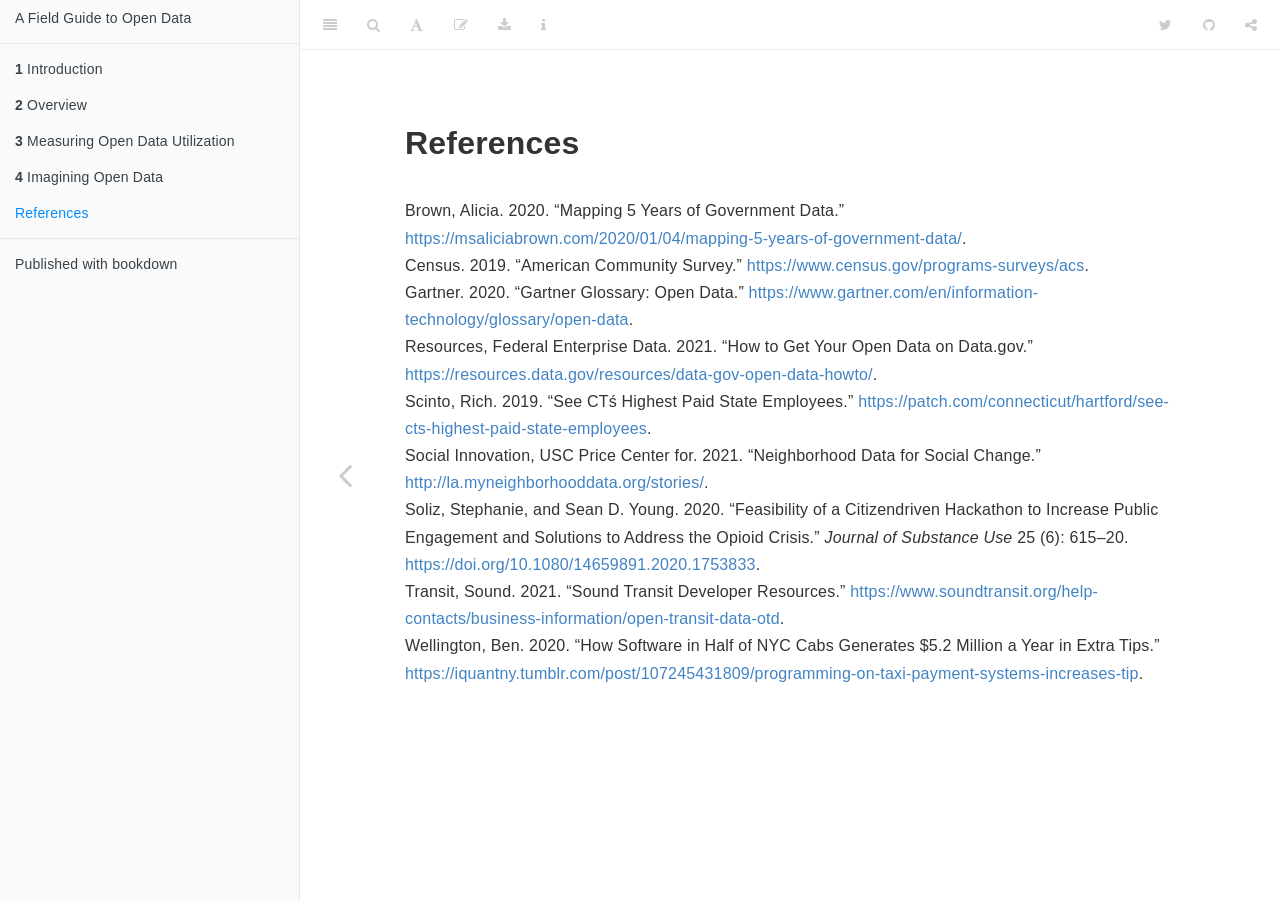
<file: docs/references.html>
<!DOCTYPE html>
<html lang="" xml:lang="">
<head>

  <meta charset="utf-8" />
  <meta http-equiv="X-UA-Compatible" content="IE=edge" />
  <title>References | A Field Guide to Open Data</title>
  <meta name="description" content="A book about the discovery, use and evangelization of Open Data for Local Governments" />
  <meta name="generator" content="bookdown 0.21 and GitBook 2.6.7" />

  <meta property="og:title" content="References | A Field Guide to Open Data" />
  <meta property="og:type" content="book" />
  <meta property="og:url" content="https:/github.com/open-data-people/open-data-field-guide" />
  
  <meta property="og:description" content="A book about the discovery, use and evangelization of Open Data for Local Governments" />
  <meta name="github-repo" content="open-data-people/open-data-field-guide" />

  <meta name="twitter:card" content="summary" />
  <meta name="twitter:title" content="References | A Field Guide to Open Data" />
  
  <meta name="twitter:description" content="A book about the discovery, use and evangelization of Open Data for Local Governments" />
  

<meta name="author" content="Alicia Brown" />


<meta name="date" content="2021-03-01" />

  <meta name="viewport" content="width=device-width, initial-scale=1" />
  <meta name="apple-mobile-web-app-capable" content="yes" />
  <meta name="apple-mobile-web-app-status-bar-style" content="black" />
  
  
<link rel="prev" href="imagine.html"/>

<script src="libs/header-attrs-2.6/header-attrs.js"></script>
<script src="libs/jquery-2.2.3/jquery.min.js"></script>
<link href="libs/gitbook-2.6.7/css/style.css" rel="stylesheet" />
<link href="libs/gitbook-2.6.7/css/plugin-table.css" rel="stylesheet" />
<link href="libs/gitbook-2.6.7/css/plugin-bookdown.css" rel="stylesheet" />
<link href="libs/gitbook-2.6.7/css/plugin-highlight.css" rel="stylesheet" />
<link href="libs/gitbook-2.6.7/css/plugin-search.css" rel="stylesheet" />
<link href="libs/gitbook-2.6.7/css/plugin-fontsettings.css" rel="stylesheet" />
<link href="libs/gitbook-2.6.7/css/plugin-clipboard.css" rel="stylesheet" />












<link rel="stylesheet" href="style.css" type="text/css" />
</head>

<body>



  <div class="book without-animation with-summary font-size-2 font-family-1" data-basepath=".">

    <div class="book-summary">
      <nav role="navigation">

<ul class="summary">
<li><a href="./">A Field Guide to Open Data</a></li>

<li class="divider"></li>
<li class="chapter" data-level="1" data-path="index.html"><a href="index.html"><i class="fa fa-check"></i><b>1</b> Introduction</a></li>
<li class="chapter" data-level="2" data-path="overview.html"><a href="overview.html"><i class="fa fa-check"></i><b>2</b> Overview</a>
<ul>
<li class="chapter" data-level="2.1" data-path="overview.html"><a href="overview.html#what-is-open-data"><i class="fa fa-check"></i><b>2.1</b> What is Open Data?</a>
<ul>
<li class="chapter" data-level="2.1.1" data-path="overview.html"><a href="overview.html#topics"><i class="fa fa-check"></i><b>2.1.1</b> Topics</a></li>
<li class="chapter" data-level="2.1.2" data-path="overview.html"><a href="overview.html#databases"><i class="fa fa-check"></i><b>2.1.2</b> Databases</a></li>
<li class="chapter" data-level="2.1.3" data-path="overview.html"><a href="overview.html#files"><i class="fa fa-check"></i><b>2.1.3</b> Files</a></li>
<li class="chapter" data-level="2.1.4" data-path="overview.html"><a href="overview.html#reports"><i class="fa fa-check"></i><b>2.1.4</b> Reports</a></li>
<li class="chapter" data-level="2.1.5" data-path="overview.html"><a href="overview.html#dashboards"><i class="fa fa-check"></i><b>2.1.5</b> Dashboards</a></li>
</ul></li>
<li class="chapter" data-level="2.2" data-path="overview.html"><a href="overview.html#how-is-it-used"><i class="fa fa-check"></i><b>2.2</b> How is it used?</a>
<ul>
<li class="chapter" data-level="2.2.1" data-path="overview.html"><a href="overview.html#organizational-motivations"><i class="fa fa-check"></i><b>2.2.1</b> Organizational Motivations</a></li>
</ul></li>
<li class="chapter" data-level="2.3" data-path="overview.html"><a href="overview.html#who-uses-open-data"><i class="fa fa-check"></i><b>2.3</b> Who uses Open Data?</a>
<ul>
<li class="chapter" data-level="2.3.1" data-path="overview.html"><a href="overview.html#governments"><i class="fa fa-check"></i><b>2.3.1</b> Governments</a></li>
<li class="chapter" data-level="2.3.2" data-path="overview.html"><a href="overview.html#civic-users"><i class="fa fa-check"></i><b>2.3.2</b> Civic Users</a></li>
<li class="chapter" data-level="2.3.3" data-path="overview.html"><a href="overview.html#regional-partners"><i class="fa fa-check"></i><b>2.3.3</b> Regional Partners</a></li>
</ul></li>
<li class="chapter" data-level="2.4" data-path="overview.html"><a href="overview.html#open-data-use-cases"><i class="fa fa-check"></i><b>2.4</b> Open Data Use Cases</a></li>
<li class="chapter" data-level="2.5" data-path="overview.html"><a href="overview.html#summary"><i class="fa fa-check"></i><b>2.5</b> Summary</a></li>
</ul></li>
<li class="chapter" data-level="3" data-path="use.html"><a href="use.html"><i class="fa fa-check"></i><b>3</b> Measuring Open Data Utilization</a>
<ul>
<li class="chapter" data-level="3.1" data-path="use.html"><a href="use.html#measuring-actual-use"><i class="fa fa-check"></i><b>3.1</b> Measuring Actual Use</a></li>
<li class="chapter" data-level="3.2" data-path="use.html"><a href="use.html#challenges-of-open-data"><i class="fa fa-check"></i><b>3.2</b> Challenges of Open Data</a>
<ul>
<li class="chapter" data-level="3.2.1" data-path="use.html"><a href="use.html#searching-for-data"><i class="fa fa-check"></i><b>3.2.1</b> Searching for data</a></li>
<li class="chapter" data-level="3.2.2" data-path="use.html"><a href="use.html#peeking-at-data"><i class="fa fa-check"></i><b>3.2.2</b> Peeking at data</a></li>
</ul></li>
</ul></li>
<li class="chapter" data-level="4" data-path="imagine.html"><a href="imagine.html"><i class="fa fa-check"></i><b>4</b> Imagining Open Data</a>
<ul>
<li class="chapter" data-level="4.1" data-path="imagine.html"><a href="imagine.html#sharing"><i class="fa fa-check"></i><b>4.1</b> Sharing</a></li>
<li class="chapter" data-level="4.2" data-path="imagine.html"><a href="imagine.html#accessing"><i class="fa fa-check"></i><b>4.2</b> Accessing</a></li>
<li class="chapter" data-level="4.3" data-path="imagine.html"><a href="imagine.html#discovery"><i class="fa fa-check"></i><b>4.3</b> Discovery</a></li>
<li class="chapter" data-level="4.4" data-path="imagine.html"><a href="imagine.html#improving-the-ecosystem"><i class="fa fa-check"></i><b>4.4</b> Improving the Ecosystem</a></li>
</ul></li>
<li class="chapter" data-level="" data-path="references.html"><a href="references.html"><i class="fa fa-check"></i>References</a></li>
<li class="divider"></li>
<li><a href="https://github.com/rstudio/bookdown" target="blank">Published with bookdown</a></li>

</ul>

      </nav>
    </div>

    <div class="book-body">
      <div class="body-inner">
        <div class="book-header" role="navigation">
          <h1>
            <i class="fa fa-circle-o-notch fa-spin"></i><a href="./">A Field Guide to Open Data</a>
          </h1>
        </div>

        <div class="page-wrapper" tabindex="-1" role="main">
          <div class="page-inner">

            <section class="normal" id="section-">
<div id="references" class="section level1 unnumbered">
<h1>References</h1>

<div id="refs" class="references csl-bib-body hanging-indent">
<div id="ref-blog5years" class="csl-entry">
Brown, Alicia. 2020. <span>“Mapping 5 Years of Government Data.”</span> <a href="https://msaliciabrown.com/2020/01/04/mapping-5-years-of-government-data/">https://msaliciabrown.com/2020/01/04/mapping-5-years-of-government-data/</a>.
</div>
<div id="ref-acs2019" class="csl-entry">
Census. 2019. <span>“American Community Survey.”</span> <a href="https://www.census.gov/programs-surveys/acs">https://www.census.gov/programs-surveys/acs</a>.
</div>
<div id="ref-gartner_opendata" class="csl-entry">
Gartner. 2020. <span>“Gartner Glossary: Open Data.”</span> <a href="https://www.gartner.com/en/information-technology/glossary/open-data">https://www.gartner.com/en/information-technology/glossary/open-data</a>.
</div>
<div id="ref-datagov" class="csl-entry">
Resources, Federal Enterprise Data. 2021. <span>“How to Get Your Open Data on Data.gov.”</span> <a href="https://resources.data.gov/resources/data-gov-open-data-howto/">https://resources.data.gov/resources/data-gov-open-data-howto/</a>.
</div>
<div id="ref-ctpayroll2019" class="csl-entry">
Scinto, Rich. 2019. <span>“See CTś Highest Paid State Employees.”</span> <a href="https://patch.com/connecticut/hartford/see-cts-highest-paid-state-employees">https://patch.com/connecticut/hartford/see-cts-highest-paid-state-employees</a>.
</div>
<div id="ref-ndsc" class="csl-entry">
Social Innovation, USC Price Center for. 2021. <span>“Neighborhood Data for Social Change.”</span> <a href="http://la.myneighborhooddata.org/stories/">http://la.myneighborhooddata.org/stories/</a>.
</div>
<div id="ref-doi:10.1080/14659891.2020.1753833" class="csl-entry">
Soliz, Stephanie, and Sean D. Young. 2020. <span>“Feasibility of a Citizen<span></span>driven Hackathon to Increase Public Engagement and Solutions to Address the Opioid Crisis.”</span> <em>Journal of Substance Use</em> 25 (6): 615–20. <a href="https://doi.org/10.1080/14659891.2020.1753833">https://doi.org/10.1080/14659891.2020.1753833</a>.
</div>
<div id="ref-soundtransitdata" class="csl-entry">
Transit, Sound. 2021. <span>“Sound Transit Developer Resources.”</span> <a href="https://www.soundtransit.org/help-contacts/business-information/open-transit-data-otd">https://www.soundtransit.org/help-contacts/business-information/open-transit-data-otd</a>.
</div>
<div id="ref-iquantny2020" class="csl-entry">
Wellington, Ben. 2020. <span>“How Software in Half of NYC Cabs Generates $5.2 Million a Year in Extra Tips.”</span> <a href="https://iquantny.tumblr.com/post/107245431809/programming-on-taxi-payment-systems-increases-tip">https://iquantny.tumblr.com/post/107245431809/programming-on-taxi-payment-systems-increases-tip</a>.
</div>
</div>
</div>















            </section>

          </div>
        </div>
      </div>
<a href="imagine.html" class="navigation navigation-prev navigation-unique" aria-label="Previous page"><i class="fa fa-angle-left"></i></a>

    </div>
  </div>
<script src="libs/gitbook-2.6.7/js/app.min.js"></script>
<script src="libs/gitbook-2.6.7/js/lunr.js"></script>
<script src="libs/gitbook-2.6.7/js/clipboard.min.js"></script>
<script src="libs/gitbook-2.6.7/js/plugin-search.js"></script>
<script src="libs/gitbook-2.6.7/js/plugin-sharing.js"></script>
<script src="libs/gitbook-2.6.7/js/plugin-fontsettings.js"></script>
<script src="libs/gitbook-2.6.7/js/plugin-bookdown.js"></script>
<script src="libs/gitbook-2.6.7/js/jquery.highlight.js"></script>
<script src="libs/gitbook-2.6.7/js/plugin-clipboard.js"></script>
<script>
gitbook.require(["gitbook"], function(gitbook) {
gitbook.start({
"sharing": {
"github": true,
"facebook": false,
"twitter": true,
"linkedin": false,
"weibo": false,
"instapaper": false,
"vk": false,
"all": ["facebook", "twitter", "linkedin", "weibo", "instapaper"]
},
"fontsettings": {
"theme": "white",
"family": "sans",
"size": 2
},
"edit": {
"link": "https://github.com/open-data-people/open-data-field-guide/edit/main/04-references.Rmd",
"text": "Edit"
},
"history": {
"link": null,
"text": null
},
"view": {
"link": null,
"text": null
},
"download": ["open-data-field-guide.pdf", "open-data-field-guide.epub"],
"toc": {
"collapse": "section",
"toc_depth": 2
},
"all": false,
"info": true,
"url": "https://open-data-people.github.io/open-data-field-guide/",
"github-repo": "open-data-people/open-data-field-guide"
});
});
</script>

</body>

</html>
</file>
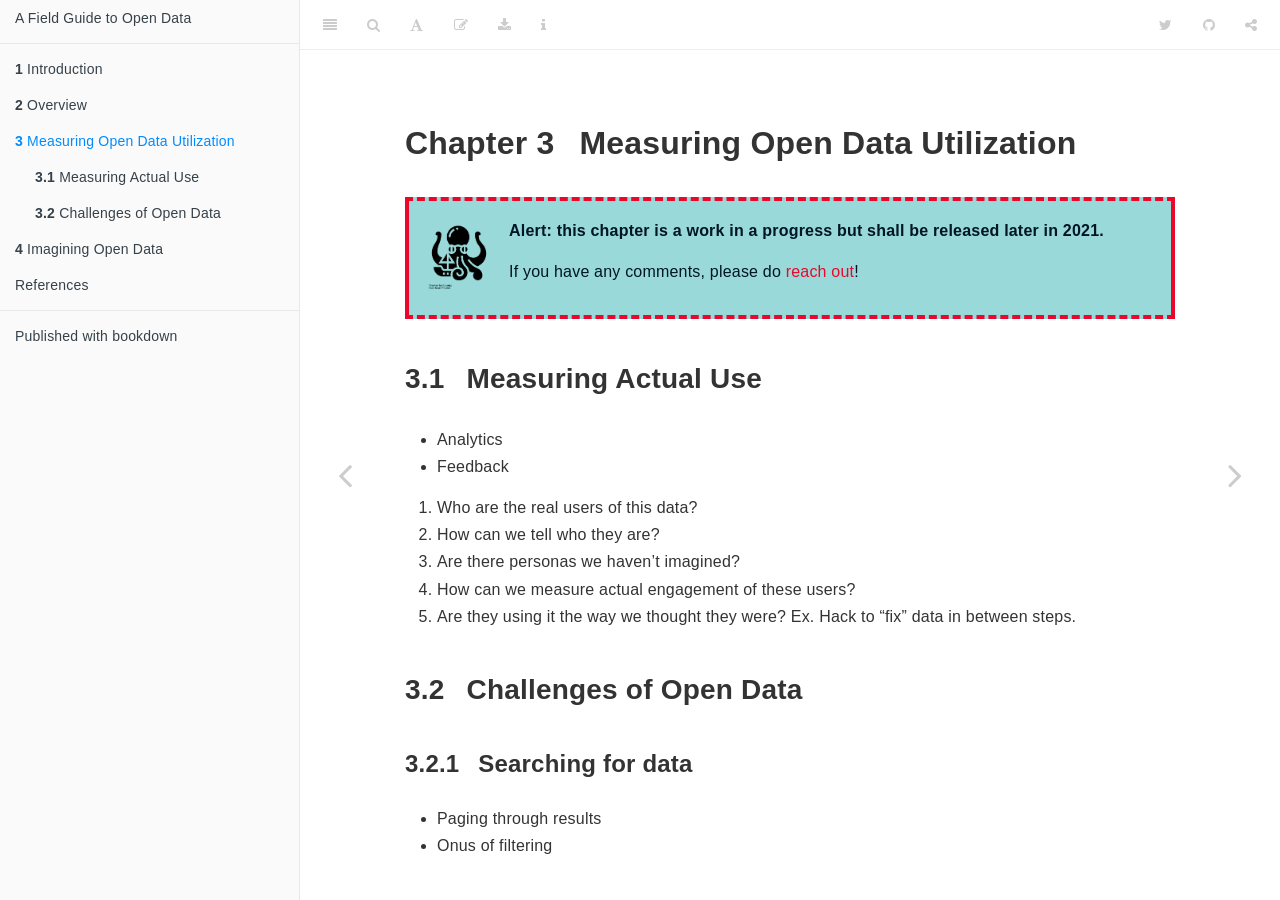
<file: docs/use.html>
<!DOCTYPE html>
<html lang="" xml:lang="">
<head>

  <meta charset="utf-8" />
  <meta http-equiv="X-UA-Compatible" content="IE=edge" />
  <title>Chapter 3 Measuring Open Data Utilization | A Field Guide to Open Data</title>
  <meta name="description" content="A book about the discovery, use and evangelization of Open Data for Local Governments" />
  <meta name="generator" content="bookdown 0.21 and GitBook 2.6.7" />

  <meta property="og:title" content="Chapter 3 Measuring Open Data Utilization | A Field Guide to Open Data" />
  <meta property="og:type" content="book" />
  <meta property="og:url" content="https:/github.com/open-data-people/open-data-field-guide" />
  
  <meta property="og:description" content="A book about the discovery, use and evangelization of Open Data for Local Governments" />
  <meta name="github-repo" content="open-data-people/open-data-field-guide" />

  <meta name="twitter:card" content="summary" />
  <meta name="twitter:title" content="Chapter 3 Measuring Open Data Utilization | A Field Guide to Open Data" />
  
  <meta name="twitter:description" content="A book about the discovery, use and evangelization of Open Data for Local Governments" />
  

<meta name="author" content="Alicia Brown" />


<meta name="date" content="2021-03-01" />

  <meta name="viewport" content="width=device-width, initial-scale=1" />
  <meta name="apple-mobile-web-app-capable" content="yes" />
  <meta name="apple-mobile-web-app-status-bar-style" content="black" />
  
  
<link rel="prev" href="overview.html"/>
<link rel="next" href="imagine.html"/>
<script src="libs/header-attrs-2.6/header-attrs.js"></script>
<script src="libs/jquery-2.2.3/jquery.min.js"></script>
<link href="libs/gitbook-2.6.7/css/style.css" rel="stylesheet" />
<link href="libs/gitbook-2.6.7/css/plugin-table.css" rel="stylesheet" />
<link href="libs/gitbook-2.6.7/css/plugin-bookdown.css" rel="stylesheet" />
<link href="libs/gitbook-2.6.7/css/plugin-highlight.css" rel="stylesheet" />
<link href="libs/gitbook-2.6.7/css/plugin-search.css" rel="stylesheet" />
<link href="libs/gitbook-2.6.7/css/plugin-fontsettings.css" rel="stylesheet" />
<link href="libs/gitbook-2.6.7/css/plugin-clipboard.css" rel="stylesheet" />












<link rel="stylesheet" href="style.css" type="text/css" />
</head>

<body>



  <div class="book without-animation with-summary font-size-2 font-family-1" data-basepath=".">

    <div class="book-summary">
      <nav role="navigation">

<ul class="summary">
<li><a href="./">A Field Guide to Open Data</a></li>

<li class="divider"></li>
<li class="chapter" data-level="1" data-path="index.html"><a href="index.html"><i class="fa fa-check"></i><b>1</b> Introduction</a></li>
<li class="chapter" data-level="2" data-path="overview.html"><a href="overview.html"><i class="fa fa-check"></i><b>2</b> Overview</a>
<ul>
<li class="chapter" data-level="2.1" data-path="overview.html"><a href="overview.html#what-is-open-data"><i class="fa fa-check"></i><b>2.1</b> What is Open Data?</a>
<ul>
<li class="chapter" data-level="2.1.1" data-path="overview.html"><a href="overview.html#topics"><i class="fa fa-check"></i><b>2.1.1</b> Topics</a></li>
<li class="chapter" data-level="2.1.2" data-path="overview.html"><a href="overview.html#databases"><i class="fa fa-check"></i><b>2.1.2</b> Databases</a></li>
<li class="chapter" data-level="2.1.3" data-path="overview.html"><a href="overview.html#files"><i class="fa fa-check"></i><b>2.1.3</b> Files</a></li>
<li class="chapter" data-level="2.1.4" data-path="overview.html"><a href="overview.html#reports"><i class="fa fa-check"></i><b>2.1.4</b> Reports</a></li>
<li class="chapter" data-level="2.1.5" data-path="overview.html"><a href="overview.html#dashboards"><i class="fa fa-check"></i><b>2.1.5</b> Dashboards</a></li>
</ul></li>
<li class="chapter" data-level="2.2" data-path="overview.html"><a href="overview.html#how-is-it-used"><i class="fa fa-check"></i><b>2.2</b> How is it used?</a>
<ul>
<li class="chapter" data-level="2.2.1" data-path="overview.html"><a href="overview.html#organizational-motivations"><i class="fa fa-check"></i><b>2.2.1</b> Organizational Motivations</a></li>
</ul></li>
<li class="chapter" data-level="2.3" data-path="overview.html"><a href="overview.html#who-uses-open-data"><i class="fa fa-check"></i><b>2.3</b> Who uses Open Data?</a>
<ul>
<li class="chapter" data-level="2.3.1" data-path="overview.html"><a href="overview.html#governments"><i class="fa fa-check"></i><b>2.3.1</b> Governments</a></li>
<li class="chapter" data-level="2.3.2" data-path="overview.html"><a href="overview.html#civic-users"><i class="fa fa-check"></i><b>2.3.2</b> Civic Users</a></li>
<li class="chapter" data-level="2.3.3" data-path="overview.html"><a href="overview.html#regional-partners"><i class="fa fa-check"></i><b>2.3.3</b> Regional Partners</a></li>
</ul></li>
<li class="chapter" data-level="2.4" data-path="overview.html"><a href="overview.html#open-data-use-cases"><i class="fa fa-check"></i><b>2.4</b> Open Data Use Cases</a></li>
<li class="chapter" data-level="2.5" data-path="overview.html"><a href="overview.html#summary"><i class="fa fa-check"></i><b>2.5</b> Summary</a></li>
</ul></li>
<li class="chapter" data-level="3" data-path="use.html"><a href="use.html"><i class="fa fa-check"></i><b>3</b> Measuring Open Data Utilization</a>
<ul>
<li class="chapter" data-level="3.1" data-path="use.html"><a href="use.html#measuring-actual-use"><i class="fa fa-check"></i><b>3.1</b> Measuring Actual Use</a></li>
<li class="chapter" data-level="3.2" data-path="use.html"><a href="use.html#challenges-of-open-data"><i class="fa fa-check"></i><b>3.2</b> Challenges of Open Data</a>
<ul>
<li class="chapter" data-level="3.2.1" data-path="use.html"><a href="use.html#searching-for-data"><i class="fa fa-check"></i><b>3.2.1</b> Searching for data</a></li>
<li class="chapter" data-level="3.2.2" data-path="use.html"><a href="use.html#peeking-at-data"><i class="fa fa-check"></i><b>3.2.2</b> Peeking at data</a></li>
</ul></li>
</ul></li>
<li class="chapter" data-level="4" data-path="imagine.html"><a href="imagine.html"><i class="fa fa-check"></i><b>4</b> Imagining Open Data</a>
<ul>
<li class="chapter" data-level="4.1" data-path="imagine.html"><a href="imagine.html#sharing"><i class="fa fa-check"></i><b>4.1</b> Sharing</a></li>
<li class="chapter" data-level="4.2" data-path="imagine.html"><a href="imagine.html#accessing"><i class="fa fa-check"></i><b>4.2</b> Accessing</a></li>
<li class="chapter" data-level="4.3" data-path="imagine.html"><a href="imagine.html#discovery"><i class="fa fa-check"></i><b>4.3</b> Discovery</a></li>
<li class="chapter" data-level="4.4" data-path="imagine.html"><a href="imagine.html#improving-the-ecosystem"><i class="fa fa-check"></i><b>4.4</b> Improving the Ecosystem</a></li>
</ul></li>
<li class="chapter" data-level="" data-path="references.html"><a href="references.html"><i class="fa fa-check"></i>References</a></li>
<li class="divider"></li>
<li><a href="https://github.com/rstudio/bookdown" target="blank">Published with bookdown</a></li>

</ul>

      </nav>
    </div>

    <div class="book-body">
      <div class="body-inner">
        <div class="book-header" role="navigation">
          <h1>
            <i class="fa fa-circle-o-notch fa-spin"></i><a href="./">A Field Guide to Open Data</a>
          </h1>
        </div>

        <div class="page-wrapper" tabindex="-1" role="main">
          <div class="page-inner">

            <section class="normal" id="section-">
<div id="use" class="section level1" number="3">
<h1><span class="header-section-number">Chapter 3</span> Measuring Open Data Utilization</h1>
<div class="tip">
<p><b>Alert: this chapter is a work in a progress but shall be released later in 2021.</b></p>
<p>If you have any comments, please do <a href="https://github.com/open-data-people/open-data-field-guide/discussions/new"><font color="#e9072b">reach out</font></a>!</p>
</div>
<div id="measuring-actual-use" class="section level2" number="3.1">
<h2><span class="header-section-number">3.1</span> Measuring Actual Use</h2>
<ul>
<li>Analytics</li>
<li>Feedback</li>
</ul>
<ol style="list-style-type: decimal">
<li>Who are the real users of this data?</li>
<li>How can we tell who they are?</li>
<li>Are there personas we haven’t imagined?</li>
<li>How can we measure actual engagement of these users?</li>
<li>Are they using it the way we thought they were? Ex. Hack to “fix” data in between steps.</li>
</ol>
</div>
<div id="challenges-of-open-data" class="section level2" number="3.2">
<h2><span class="header-section-number">3.2</span> Challenges of Open Data</h2>
<div id="searching-for-data" class="section level3" number="3.2.1">
<h3><span class="header-section-number">3.2.1</span> Searching for data</h3>
<ul>
<li>Paging through results</li>
<li>Onus of filtering</li>
</ul>
</div>
<div id="peeking-at-data" class="section level3" number="3.2.2">
<h3><span class="header-section-number">3.2.2</span> Peeking at data</h3>
<ul>
<li>Previewing vs Consuming</li>
</ul>

</div>
</div>
</div>
            </section>

          </div>
        </div>
      </div>
<a href="overview.html" class="navigation navigation-prev " aria-label="Previous page"><i class="fa fa-angle-left"></i></a>
<a href="imagine.html" class="navigation navigation-next " aria-label="Next page"><i class="fa fa-angle-right"></i></a>
    </div>
  </div>
<script src="libs/gitbook-2.6.7/js/app.min.js"></script>
<script src="libs/gitbook-2.6.7/js/lunr.js"></script>
<script src="libs/gitbook-2.6.7/js/clipboard.min.js"></script>
<script src="libs/gitbook-2.6.7/js/plugin-search.js"></script>
<script src="libs/gitbook-2.6.7/js/plugin-sharing.js"></script>
<script src="libs/gitbook-2.6.7/js/plugin-fontsettings.js"></script>
<script src="libs/gitbook-2.6.7/js/plugin-bookdown.js"></script>
<script src="libs/gitbook-2.6.7/js/jquery.highlight.js"></script>
<script src="libs/gitbook-2.6.7/js/plugin-clipboard.js"></script>
<script>
gitbook.require(["gitbook"], function(gitbook) {
gitbook.start({
"sharing": {
"github": true,
"facebook": false,
"twitter": true,
"linkedin": false,
"weibo": false,
"instapaper": false,
"vk": false,
"all": ["facebook", "twitter", "linkedin", "weibo", "instapaper"]
},
"fontsettings": {
"theme": "white",
"family": "sans",
"size": 2
},
"edit": {
"link": "https://github.com/open-data-people/open-data-field-guide/edit/main/02-use.Rmd",
"text": "Edit"
},
"history": {
"link": null,
"text": null
},
"view": {
"link": null,
"text": null
},
"download": ["open-data-field-guide.pdf", "open-data-field-guide.epub"],
"toc": {
"collapse": "section",
"toc_depth": 2
},
"all": false,
"info": true,
"url": "https://open-data-people.github.io/open-data-field-guide/",
"github-repo": "open-data-people/open-data-field-guide"
});
});
</script>

</body>

</html>
</file>
<file: docs/libs/gitbook-2.6.7/css/plugin-table.css>
.book .book-body .page-wrapper .page-inner section.normal table{display:table;width:100%;border-collapse:collapse;border-spacing:0;overflow:auto}.book .book-body .page-wrapper .page-inner section.normal table td,.book .book-body .page-wrapper .page-inner section.normal table th{padding:6px 13px;border:1px solid #ddd}.book .book-body .page-wrapper .page-inner section.normal table tr{background-color:#fff;border-top:1px solid #ccc}.book .book-body .page-wrapper .page-inner section.normal table tr:nth-child(2n){background-color:#f8f8f8}.book .book-body .page-wrapper .page-inner section.normal table th{font-weight:700}
</file>
<file: docs/libs/gitbook-2.6.7/css/plugin-bookdown.css>
.book .book-header h1 {
  padding-left: 20px;
  padding-right: 20px;
}
.book .book-header.fixed {
  position: fixed;
  right: 0;
  top: 0;
  left: 0;
  border-bottom: 1px solid rgba(0,0,0,.07);
}
span.search-highlight {
  background-color: #ffff88;
}
@media (min-width: 600px) {
  .book.with-summary .book-header.fixed {
    left: 300px;
  }
}
@media (max-width: 1240px) {
  .book .book-body.fixed {
    top: 50px;
  }
  .book .book-body.fixed .body-inner {
    top: auto;
  }
}
@media (max-width: 600px) {
  .book.with-summary .book-header.fixed {
    left: calc(100% - 60px);
    min-width: 300px;
  }
  .book.with-summary .book-body {
    transform: none;
    left: calc(100% - 60px);
    min-width: 300px;
  }
  .book .book-body.fixed {
    top: 0;
  }
}

.book .book-body.fixed .body-inner {
  top: 50px;
}
.book .book-body .page-wrapper .page-inner section.normal sub, .book .book-body .page-wrapper .page-inner section.normal sup {
  font-size: 85%;
}

@media print {
  .book .book-summary, .book .book-body .book-header, .fa {
    display: none !important;
  }
  .book .book-body.fixed {
    left: 0px;
  }
  .book .book-body,.book .book-body .body-inner, .book.with-summary {
    overflow: visible !important;
  }
}
.kable_wrapper {
  border-spacing: 20px 0;
  border-collapse: separate;
  border: none;
  margin: auto;
}
.kable_wrapper > tbody > tr > td {
  vertical-align: top;
}
.book .book-body .page-wrapper .page-inner section.normal table tr.header {
  border-top-width: 2px;
}
.book .book-body .page-wrapper .page-inner section.normal table tr:last-child td {
  border-bottom-width: 2px;
}
.book .book-body .page-wrapper .page-inner section.normal table td, .book .book-body .page-wrapper .page-inner section.normal table th {
  border-left: none;
  border-right: none;
}
.book .book-body .page-wrapper .page-inner section.normal table.kable_wrapper > tbody > tr, .book .book-body .page-wrapper .page-inner section.normal table.kable_wrapper > tbody > tr > td {
  border-top: none;
}
.book .book-body .page-wrapper .page-inner section.normal table.kable_wrapper > tbody > tr:last-child > td {
    border-bottom: none;
}

div.theorem, div.lemma, div.corollary, div.proposition, div.conjecture {
  font-style: italic;
}
span.theorem, span.lemma, span.corollary, span.proposition, span.conjecture {
  font-style: normal;
}
div.proof>*:last-child:after {
  content: "\25a2";
  float: right;
}
.header-section-number {
  padding-right: .5em;
}
</file>
<file: docs/libs/gitbook-2.6.7/css/plugin-highlight.css>
.book .book-body .page-wrapper .page-inner section.normal pre,
.book .book-body .page-wrapper .page-inner section.normal code {
  /* http://jmblog.github.com/color-themes-for-google-code-highlightjs */
  /* Tomorrow Comment */
  /* Tomorrow Red */
  /* Tomorrow Orange */
  /* Tomorrow Yellow */
  /* Tomorrow Green */
  /* Tomorrow Aqua */
  /* Tomorrow Blue */
  /* Tomorrow Purple */
}
.book .book-body .page-wrapper .page-inner section.normal pre .hljs-comment,
.book .book-body .page-wrapper .page-inner section.normal code .hljs-comment,
.book .book-body .page-wrapper .page-inner section.normal pre .hljs-title,
.book .book-body .page-wrapper .page-inner section.normal code .hljs-title {
  color: #8e908c;
}
.book .book-body .page-wrapper .page-inner section.normal pre .hljs-variable,
.book .book-body .page-wrapper .page-inner section.normal code .hljs-variable,
.book .book-body .page-wrapper .page-inner section.normal pre .hljs-attribute,
.book .book-body .page-wrapper .page-inner section.normal code .hljs-attribute,
.book .book-body .page-wrapper .page-inner section.normal pre .hljs-tag,
.book .book-body .page-wrapper .page-inner section.normal code .hljs-tag,
.book .book-body .page-wrapper .page-inner section.normal pre .hljs-regexp,
.book .book-body .page-wrapper .page-inner section.normal code .hljs-regexp,
.book .book-body .page-wrapper .page-inner section.normal pre .ruby .hljs-constant,
.book .book-body .page-wrapper .page-inner section.normal code .ruby .hljs-constant,
.book .book-body .page-wrapper .page-inner section.normal pre .xml .hljs-tag .hljs-title,
.book .book-body .page-wrapper .page-inner section.normal code .xml .hljs-tag .hljs-title,
.book .book-body .page-wrapper .page-inner section.normal pre .xml .hljs-pi,
.book .book-body .page-wrapper .page-inner section.normal code .xml .hljs-pi,
.book .book-body .page-wrapper .page-inner section.normal pre .xml .hljs-doctype,
.book .book-body .page-wrapper .page-inner section.normal code .xml .hljs-doctype,
.book .book-body .page-wrapper .page-inner section.normal pre .html .hljs-doctype,
.book .book-body .page-wrapper .page-inner section.normal code .html .hljs-doctype,
.book .book-body .page-wrapper .page-inner section.normal pre .css .hljs-id,
.book .book-body .page-wrapper .page-inner section.normal code .css .hljs-id,
.book .book-body .page-wrapper .page-inner section.normal pre .css .hljs-class,
.book .book-body .page-wrapper .page-inner section.normal code .css .hljs-class,
.book .book-body .page-wrapper .page-inner section.normal pre .css .hljs-pseudo,
.book .book-body .page-wrapper .page-inner section.normal code .css .hljs-pseudo {
  color: #c82829;
}
.book .book-body .page-wrapper .page-inner section.normal pre .hljs-number,
.book .book-body .page-wrapper .page-inner section.normal code .hljs-number,
.book .book-body .page-wrapper .page-inner section.normal pre .hljs-preprocessor,
.book .book-body .page-wrapper .page-inner section.normal code .hljs-preprocessor,
.book .book-body .page-wrapper .page-inner section.normal pre .hljs-pragma,
.book .book-body .page-wrapper .page-inner section.normal code .hljs-pragma,
.book .book-body .page-wrapper .page-inner section.normal pre .hljs-built_in,
.book .book-body .page-wrapper .page-inner section.normal code .hljs-built_in,
.book .book-body .page-wrapper .page-inner section.normal pre .hljs-literal,
.book .book-body .page-wrapper .page-inner section.normal code .hljs-literal,
.book .book-body .page-wrapper .page-inner section.normal pre .hljs-params,
.book .book-body .page-wrapper .page-inner section.normal code .hljs-params,
.book .book-body .page-wrapper .page-inner section.normal pre .hljs-constant,
.book .book-body .page-wrapper .page-inner section.normal code .hljs-constant {
  color: #f5871f;
}
.book .book-body .page-wrapper .page-inner section.normal pre .ruby .hljs-class .hljs-title,
.book .book-body .page-wrapper .page-inner section.normal code .ruby .hljs-class .hljs-title,
.book .book-body .page-wrapper .page-inner section.normal pre .css .hljs-rules .hljs-attribute,
.book .book-body .page-wrapper .page-inner section.normal code .css .hljs-rules .hljs-attribute {
  color: #eab700;
}
.book .book-body .page-wrapper .page-inner section.normal pre .hljs-string,
.book .book-body .page-wrapper .page-inner section.normal code .hljs-string,
.book .book-body .page-wrapper .page-inner section.normal pre .hljs-value,
.book .book-body .page-wrapper .page-inner section.normal code .hljs-value,
.book .book-body .page-wrapper .page-inner section.normal pre .hljs-inheritance,
.book .book-body .page-wrapper .page-inner section.normal code .hljs-inheritance,
.book .book-body .page-wrapper .page-inner section.normal pre .hljs-header,
.book .book-body .page-wrapper .page-inner section.normal code .hljs-header,
.book .book-body .page-wrapper .page-inner section.normal pre .ruby .hljs-symbol,
.book .book-body .page-wrapper .page-inner section.normal code .ruby .hljs-symbol,
.book .book-body .page-wrapper .page-inner section.normal pre .xml .hljs-cdata,
.book .book-body .page-wrapper .page-inner section.normal code .xml .hljs-cdata {
  color: #718c00;
}
.book .book-body .page-wrapper .page-inner section.normal pre .css .hljs-hexcolor,
.book .book-body .page-wrapper .page-inner section.normal code .css .hljs-hexcolor {
  color: #3e999f;
}
.book .book-body .page-wrapper .page-inner section.normal pre .hljs-function,
.book .book-body .page-wrapper .page-inner section.normal code .hljs-function,
.book .book-body .page-wrapper .page-inner section.normal pre .python .hljs-decorator,
.book .book-body .page-wrapper .page-inner section.normal code .python .hljs-decorator,
.book .book-body .page-wrapper .page-inner section.normal pre .python .hljs-title,
.book .book-body .page-wrapper .page-inner section.normal code .python .hljs-title,
.book .book-body .page-wrapper .page-inner section.normal pre .ruby .hljs-function .hljs-title,
.book .book-body .page-wrapper .page-inner section.normal code .ruby .hljs-function .hljs-title,
.book .book-body .page-wrapper .page-inner section.normal pre .ruby .hljs-title .hljs-keyword,
.book .book-body .page-wrapper .page-inner section.normal code .ruby .hljs-title .hljs-keyword,
.book .book-body .page-wrapper .page-inner section.normal pre .perl .hljs-sub,
.book .book-body .page-wrapper .page-inner section.normal code .perl .hljs-sub,
.book .book-body .page-wrapper .page-inner section.normal pre .javascript .hljs-title,
.book .book-body .page-wrapper .page-inner section.normal code .javascript .hljs-title,
.book .book-body .page-wrapper .page-inner section.normal pre .coffeescript .hljs-title,
.book .book-body .page-wrapper .page-inner section.normal code .coffeescript .hljs-title {
  color: #4271ae;
}
.book .book-body .page-wrapper .page-inner section.normal pre .hljs-keyword,
.book .book-body .page-wrapper .page-inner section.normal code .hljs-keyword,
.book .book-body .page-wrapper .page-inner section.normal pre .javascript .hljs-function,
.book .book-body .page-wrapper .page-inner section.normal code .javascript .hljs-function {
  color: #8959a8;
}
.book .book-body .page-wrapper .page-inner section.normal pre .hljs,
.book .book-body .page-wrapper .page-inner section.normal code .hljs {
  display: block;
  background: white;
  color: #4d4d4c;
  padding: 0.5em;
}
.book .book-body .page-wrapper .page-inner section.normal pre .coffeescript .javascript,
.book .book-body .page-wrapper .page-inner section.normal code .coffeescript .javascript,
.book .book-body .page-wrapper .page-inner section.normal pre .javascript .xml,
.book .book-body .page-wrapper .page-inner section.normal code .javascript .xml,
.book .book-body .page-wrapper .page-inner section.normal pre .tex .hljs-formula,
.book .book-body .page-wrapper .page-inner section.normal code .tex .hljs-formula,
.book .book-body .page-wrapper .page-inner section.normal pre .xml .javascript,
.book .book-body .page-wrapper .page-inner section.normal code .xml .javascript,
.book .book-body .page-wrapper .page-inner section.normal pre .xml .vbscript,
.book .book-body .page-wrapper .page-inner section.normal code .xml .vbscript,
.book .book-body .page-wrapper .page-inner section.normal pre .xml .css,
.book .book-body .page-wrapper .page-inner section.normal code .xml .css,
.book .book-body .page-wrapper .page-inner section.normal pre .xml .hljs-cdata,
.book .book-body .page-wrapper .page-inner section.normal code .xml .hljs-cdata {
  opacity: 0.5;
}
.book.color-theme-1 .book-body .page-wrapper .page-inner section.normal pre,
.book.color-theme-1 .book-body .page-wrapper .page-inner section.normal code {
  /*

Orginal Style from ethanschoonover.com/solarized (c) Jeremy Hull <sourdrums@gmail.com>

*/
  /* Solarized Green */
  /* Solarized Cyan */
  /* Solarized Blue */
  /* Solarized Yellow */
  /* Solarized Orange */
  /* Solarized Red */
  /* Solarized Violet */
}
.book.color-theme-1 .book-body .page-wrapper .page-inner section.normal pre .hljs,
.book.color-theme-1 .book-body .page-wrapper .page-inner section.normal code .hljs {
  display: block;
  padding: 0.5em;
  background: #fdf6e3;
  color: #657b83;
}
.book.color-theme-1 .book-body .page-wrapper .page-inner section.normal pre .hljs-comment,
.book.color-theme-1 .book-body .page-wrapper .page-inner section.normal code .hljs-comment,
.book.color-theme-1 .book-body .page-wrapper .page-inner section.normal pre .hljs-template_comment,
.book.color-theme-1 .book-body .page-wrapper .page-inner section.normal code .hljs-template_comment,
.book.color-theme-1 .book-body .page-wrapper .page-inner section.normal pre .diff .hljs-header,
.book.color-theme-1 .book-body .page-wrapper .page-inner section.normal code .diff .hljs-header,
.book.color-theme-1 .book-body .page-wrapper .page-inner section.normal pre .hljs-doctype,
.book.color-theme-1 .book-body .page-wrapper .page-inner section.normal code .hljs-doctype,
.book.color-theme-1 .book-body .page-wrapper .page-inner section.normal pre .hljs-pi,
.book.color-theme-1 .book-body .page-wrapper .page-inner section.normal code .hljs-pi,
.book.color-theme-1 .book-body .page-wrapper .page-inner section.normal pre .lisp .hljs-string,
.book.color-theme-1 .book-body .page-wrapper .page-inner section.normal code .lisp .hljs-string,
.book.color-theme-1 .book-body .page-wrapper .page-inner section.normal pre .hljs-javadoc,
.book.color-theme-1 .book-body .page-wrapper .page-inner section.normal code .hljs-javadoc {
  color: #93a1a1;
}
.book.color-theme-1 .book-body .page-wrapper .page-inner section.normal pre .hljs-keyword,
.book.color-theme-1 .book-body .page-wrapper .page-inner section.normal code .hljs-keyword,
.book.color-theme-1 .book-body .page-wrapper .page-inner section.normal pre .hljs-winutils,
.book.color-theme-1 .book-body .page-wrapper .page-inner section.normal code .hljs-winutils,
.book.color-theme-1 .book-body .page-wrapper .page-inner section.normal pre .method,
.book.color-theme-1 .book-body .page-wrapper .page-inner section.normal code .method,
.book.color-theme-1 .book-body .page-wrapper .page-inner section.normal pre .hljs-addition,
.book.color-theme-1 .book-body .page-wrapper .page-inner section.normal code .hljs-addition,
.book.color-theme-1 .book-body .page-wrapper .page-inner section.normal pre .css .hljs-tag,
.book.color-theme-1 .book-body .page-wrapper .page-inner section.normal code .css .hljs-tag,
.book.color-theme-1 .book-body .page-wrapper .page-inner section.normal pre .hljs-request,
.book.color-theme-1 .book-body .page-wrapper .page-inner section.normal code .hljs-request,
.book.color-theme-1 .book-body .page-wrapper .page-inner section.normal pre .hljs-status,
.book.color-theme-1 .book-body .page-wrapper .page-inner section.normal code .hljs-status,
.book.color-theme-1 .book-body .page-wrapper .page-inner section.normal pre .nginx .hljs-title,
.book.color-theme-1 .book-body .page-wrapper .page-inner section.normal code .nginx .hljs-title {
  color: #859900;
}
.book.color-theme-1 .book-body .page-wrapper .page-inner section.normal pre .hljs-number,
.book.color-theme-1 .book-body .page-wrapper .page-inner section.normal code .hljs-number,
.book.color-theme-1 .book-body .page-wrapper .page-inner section.normal pre .hljs-command,
.book.color-theme-1 .book-body .page-wrapper .page-inner section.normal code .hljs-command,
.book.color-theme-1 .book-body .page-wrapper .page-inner section.normal pre .hljs-string,
.book.color-theme-1 .book-body .page-wrapper .page-inner section.normal code .hljs-string,
.book.color-theme-1 .book-body .page-wrapper .page-inner section.normal pre .hljs-tag .hljs-value,
.book.color-theme-1 .book-body .page-wrapper .page-inner section.normal code .hljs-tag .hljs-value,
.book.color-theme-1 .book-body .page-wrapper .page-inner section.normal pre .hljs-rules .hljs-value,
.book.color-theme-1 .book-body .page-wrapper .page-inner section.normal code .hljs-rules .hljs-value,
.book.color-theme-1 .book-body .page-wrapper .page-inner section.normal pre .hljs-phpdoc,
.book.color-theme-1 .book-body .page-wrapper .page-inner section.normal code .hljs-phpdoc,
.book.color-theme-1 .book-body .page-wrapper .page-inner section.normal pre .tex .hljs-formula,
.book.color-theme-1 .book-body .page-wrapper .page-inner section.normal code .tex .hljs-formula,
.book.color-theme-1 .book-body .page-wrapper .page-inner section.normal pre .hljs-regexp,
.book.color-theme-1 .book-body .page-wrapper .page-inner section.normal code .hljs-regexp,
.book.color-theme-1 .book-body .page-wrapper .page-inner section.normal pre .hljs-hexcolor,
.book.color-theme-1 .book-body .page-wrapper .page-inner section.normal code .hljs-hexcolor,
.book.color-theme-1 .book-body .page-wrapper .page-inner section.normal pre .hljs-link_url,
.book.color-theme-1 .book-body .page-wrapper .page-inner section.normal code .hljs-link_url {
  color: #2aa198;
}
.book.color-theme-1 .book-body .page-wrapper .page-inner section.normal pre .hljs-title,
.book.color-theme-1 .book-body .page-wrapper .page-inner section.normal code .hljs-title,
.book.color-theme-1 .book-body .page-wrapper .page-inner section.normal pre .hljs-localvars,
.book.color-theme-1 .book-body .page-wrapper .page-inner section.normal code .hljs-localvars,
.book.color-theme-1 .book-body .page-wrapper .page-inner section.normal pre .hljs-chunk,
.book.color-theme-1 .book-body .page-wrapper .page-inner section.normal code .hljs-chunk,
.book.color-theme-1 .book-body .page-wrapper .page-inner section.normal pre .hljs-decorator,
.book.color-theme-1 .book-body .page-wrapper .page-inner section.normal code .hljs-decorator,
.book.color-theme-1 .book-body .page-wrapper .page-inner section.normal pre .hljs-built_in,
.book.color-theme-1 .book-body .page-wrapper .page-inner section.normal code .hljs-built_in,
.book.color-theme-1 .book-body .page-wrapper .page-inner section.normal pre .hljs-identifier,
.book.color-theme-1 .book-body .page-wrapper .page-inner section.normal code .hljs-identifier,
.book.color-theme-1 .book-body .page-wrapper .page-inner section.normal pre .vhdl .hljs-literal,
.book.color-theme-1 .book-body .page-wrapper .page-inner section.normal code .vhdl .hljs-literal,
.book.color-theme-1 .book-body .page-wrapper .page-inner section.normal pre .hljs-id,
.book.color-theme-1 .book-body .page-wrapper .page-inner section.normal code .hljs-id,
.book.color-theme-1 .book-body .page-wrapper .page-inner section.normal pre .css .hljs-function,
.book.color-theme-1 .book-body .page-wrapper .page-inner section.normal code .css .hljs-function {
  color: #268bd2;
}
.book.color-theme-1 .book-body .page-wrapper .page-inner section.normal pre .hljs-attribute,
.book.color-theme-1 .book-body .page-wrapper .page-inner section.normal code .hljs-attribute,
.book.color-theme-1 .book-body .page-wrapper .page-inner section.normal pre .hljs-variable,
.book.color-theme-1 .book-body .page-wrapper .page-inner section.normal code .hljs-variable,
.book.color-theme-1 .book-body .page-wrapper .page-inner section.normal pre .lisp .hljs-body,
.book.color-theme-1 .book-body .page-wrapper .page-inner section.normal code .lisp .hljs-body,
.book.color-theme-1 .book-body .page-wrapper .page-inner section.normal pre .smalltalk .hljs-number,
.book.color-theme-1 .book-body .page-wrapper .page-inner section.normal code .smalltalk .hljs-number,
.book.color-theme-1 .book-body .page-wrapper .page-inner section.normal pre .hljs-constant,
.book.color-theme-1 .book-body .page-wrapper .page-inner section.normal code .hljs-constant,
.book.color-theme-1 .book-body .page-wrapper .page-inner section.normal pre .hljs-class .hljs-title,
.book.color-theme-1 .book-body .page-wrapper .page-inner section.normal code .hljs-class .hljs-title,
.book.color-theme-1 .book-body .page-wrapper .page-inner section.normal pre .hljs-parent,
.book.color-theme-1 .book-body .page-wrapper .page-inner section.normal code .hljs-parent,
.book.color-theme-1 .book-body .page-wrapper .page-inner section.normal pre .haskell .hljs-type,
.book.color-theme-1 .book-body .page-wrapper .page-inner section.normal code .haskell .hljs-type,
.book.color-theme-1 .book-body .page-wrapper .page-inner section.normal pre .hljs-link_reference,
.book.color-theme-1 .book-body .page-wrapper .page-inner section.normal code .hljs-link_reference {
  color: #b58900;
}
.book.color-theme-1 .book-body .page-wrapper .page-inner section.normal pre .hljs-preprocessor,
.book.color-theme-1 .book-body .page-wrapper .page-inner section.normal code .hljs-preprocessor,
.book.color-theme-1 .book-body .page-wrapper .page-inner section.normal pre .hljs-preprocessor .hljs-keyword,
.book.color-theme-1 .book-body .page-wrapper .page-inner section.normal code .hljs-preprocessor .hljs-keyword,
.book.color-theme-1 .book-body .page-wrapper .page-inner section.normal pre .hljs-pragma,
.book.color-theme-1 .book-body .page-wrapper .page-inner section.normal code .hljs-pragma,
.book.color-theme-1 .book-body .page-wrapper .page-inner section.normal pre .hljs-shebang,
.book.color-theme-1 .book-body .page-wrapper .page-inner section.normal code .hljs-shebang,
.book.color-theme-1 .book-body .page-wrapper .page-inner section.normal pre .hljs-symbol,
.book.color-theme-1 .book-body .page-wrapper .page-inner section.normal code .hljs-symbol,
.book.color-theme-1 .book-body .page-wrapper .page-inner section.normal pre .hljs-symbol .hljs-string,
.book.color-theme-1 .book-body .page-wrapper .page-inner section.normal code .hljs-symbol .hljs-string,
.book.color-theme-1 .book-body .page-wrapper .page-inner section.normal pre .diff .hljs-change,
.book.color-theme-1 .book-body .page-wrapper .page-inner section.normal code .diff .hljs-change,
.book.color-theme-1 .book-body .page-wrapper .page-inner section.normal pre .hljs-special,
.book.color-theme-1 .book-body .page-wrapper .page-inner section.normal code .hljs-special,
.book.color-theme-1 .book-body .page-wrapper .page-inner section.normal pre .hljs-attr_selector,
.book.color-theme-1 .book-body .page-wrapper .page-inner section.normal code .hljs-attr_selector,
.book.color-theme-1 .book-body .page-wrapper .page-inner section.normal pre .hljs-subst,
.book.color-theme-1 .book-body .page-wrapper .page-inner section.normal code .hljs-subst,
.book.color-theme-1 .book-body .page-wrapper .page-inner section.normal pre .hljs-cdata,
.book.color-theme-1 .book-body .page-wrapper .page-inner section.normal code .hljs-cdata,
.book.color-theme-1 .book-body .page-wrapper .page-inner section.normal pre .clojure .hljs-title,
.book.color-theme-1 .book-body .page-wrapper .page-inner section.normal code .clojure .hljs-title,
.book.color-theme-1 .book-body .page-wrapper .page-inner section.normal pre .css .hljs-pseudo,
.book.color-theme-1 .book-body .page-wrapper .page-inner section.normal code .css .hljs-pseudo,
.book.color-theme-1 .book-body .page-wrapper .page-inner section.normal pre .hljs-header,
.book.color-theme-1 .book-body .page-wrapper .page-inner section.normal code .hljs-header {
  color: #cb4b16;
}
.book.color-theme-1 .book-body .page-wrapper .page-inner section.normal pre .hljs-deletion,
.book.color-theme-1 .book-body .page-wrapper .page-inner section.normal code .hljs-deletion,
.book.color-theme-1 .book-body .page-wrapper .page-inner section.normal pre .hljs-important,
.book.color-theme-1 .book-body .page-wrapper .page-inner section.normal code .hljs-important {
  color: #dc322f;
}
.book.color-theme-1 .book-body .page-wrapper .page-inner section.normal pre .hljs-link_label,
.book.color-theme-1 .book-body .page-wrapper .page-inner section.normal code .hljs-link_label {
  color: #6c71c4;
}
.book.color-theme-1 .book-body .page-wrapper .page-inner section.normal pre .tex .hljs-formula,
.book.color-theme-1 .book-body .page-wrapper .page-inner section.normal code .tex .hljs-formula {
  background: #eee8d5;
}
.book.color-theme-2 .book-body .page-wrapper .page-inner section.normal pre,
.book.color-theme-2 .book-body .page-wrapper .page-inner section.normal code {
  /* Tomorrow Night Bright Theme */
  /* Original theme - https://github.com/chriskempson/tomorrow-theme */
  /* http://jmblog.github.com/color-themes-for-google-code-highlightjs */
  /* Tomorrow Comment */
  /* Tomorrow Red */
  /* Tomorrow Orange */
  /* Tomorrow Yellow */
  /* Tomorrow Green */
  /* Tomorrow Aqua */
  /* Tomorrow Blue */
  /* Tomorrow Purple */
}
.book.color-theme-2 .book-body .page-wrapper .page-inner section.normal pre .hljs-comment,
.book.color-theme-2 .book-body .page-wrapper .page-inner section.normal code .hljs-comment,
.book.color-theme-2 .book-body .page-wrapper .page-inner section.normal pre .hljs-title,
.book.color-theme-2 .book-body .page-wrapper .page-inner section.normal code .hljs-title {
  color: #969896;
}
.book.color-theme-2 .book-body .page-wrapper .page-inner section.normal pre .hljs-variable,
.book.color-theme-2 .book-body .page-wrapper .page-inner section.normal code .hljs-variable,
.book.color-theme-2 .book-body .page-wrapper .page-inner section.normal pre .hljs-attribute,
.book.color-theme-2 .book-body .page-wrapper .page-inner section.normal code .hljs-attribute,
.book.color-theme-2 .book-body .page-wrapper .page-inner section.normal pre .hljs-tag,
.book.color-theme-2 .book-body .page-wrapper .page-inner section.normal code .hljs-tag,
.book.color-theme-2 .book-body .page-wrapper .page-inner section.normal pre .hljs-regexp,
.book.color-theme-2 .book-body .page-wrapper .page-inner section.normal code .hljs-regexp,
.book.color-theme-2 .book-body .page-wrapper .page-inner section.normal pre .ruby .hljs-constant,
.book.color-theme-2 .book-body .page-wrapper .page-inner section.normal code .ruby .hljs-constant,
.book.color-theme-2 .book-body .page-wrapper .page-inner section.normal pre .xml .hljs-tag .hljs-title,
.book.color-theme-2 .book-body .page-wrapper .page-inner section.normal code .xml .hljs-tag .hljs-title,
.book.color-theme-2 .book-body .page-wrapper .page-inner section.normal pre .xml .hljs-pi,
.book.color-theme-2 .book-body .page-wrapper .page-inner section.normal code .xml .hljs-pi,
.book.color-theme-2 .book-body .page-wrapper .page-inner section.normal pre .xml .hljs-doctype,
.book.color-theme-2 .book-body .page-wrapper .page-inner section.normal code .xml .hljs-doctype,
.book.color-theme-2 .book-body .page-wrapper .page-inner section.normal pre .html .hljs-doctype,
.book.color-theme-2 .book-body .page-wrapper .page-inner section.normal code .html .hljs-doctype,
.book.color-theme-2 .book-body .page-wrapper .page-inner section.normal pre .css .hljs-id,
.book.color-theme-2 .book-body .page-wrapper .page-inner section.normal code .css .hljs-id,
.book.color-theme-2 .book-body .page-wrapper .page-inner section.normal pre .css .hljs-class,
.book.color-theme-2 .book-body .page-wrapper .page-inner section.normal code .css .hljs-class,
.book.color-theme-2 .book-body .page-wrapper .page-inner section.normal pre .css .hljs-pseudo,
.book.color-theme-2 .book-body .page-wrapper .page-inner section.normal code .css .hljs-pseudo {
  color: #d54e53;
}
.book.color-theme-2 .book-body .page-wrapper .page-inner section.normal pre .hljs-number,
.book.color-theme-2 .book-body .page-wrapper .page-inner section.normal code .hljs-number,
.book.color-theme-2 .book-body .page-wrapper .page-inner section.normal pre .hljs-preprocessor,
.book.color-theme-2 .book-body .page-wrapper .page-inner section.normal code .hljs-preprocessor,
.book.color-theme-2 .book-body .page-wrapper .page-inner section.normal pre .hljs-pragma,
.book.color-theme-2 .book-body .page-wrapper .page-inner section.normal code .hljs-pragma,
.book.color-theme-2 .book-body .page-wrapper .page-inner section.normal pre .hljs-built_in,
.book.color-theme-2 .book-body .page-wrapper .page-inner section.normal code .hljs-built_in,
.book.color-theme-2 .book-body .page-wrapper .page-inner section.normal pre .hljs-literal,
.book.color-theme-2 .book-body .page-wrapper .page-inner section.normal code .hljs-literal,
.book.color-theme-2 .book-body .page-wrapper .page-inner section.normal pre .hljs-params,
.book.color-theme-2 .book-body .page-wrapper .page-inner section.normal code .hljs-params,
.book.color-theme-2 .book-body .page-wrapper .page-inner section.normal pre .hljs-constant,
.book.color-theme-2 .book-body .page-wrapper .page-inner section.normal code .hljs-constant {
  color: #e78c45;
}
.book.color-theme-2 .book-body .page-wrapper .page-inner section.normal pre .ruby .hljs-class .hljs-title,
.book.color-theme-2 .book-body .page-wrapper .page-inner section.normal code .ruby .hljs-class .hljs-title,
.book.color-theme-2 .book-body .page-wrapper .page-inner section.normal pre .css .hljs-rules .hljs-attribute,
.book.color-theme-2 .book-body .page-wrapper .page-inner section.normal code .css .hljs-rules .hljs-attribute {
  color: #e7c547;
}
.book.color-theme-2 .book-body .page-wrapper .page-inner section.normal pre .hljs-string,
.book.color-theme-2 .book-body .page-wrapper .page-inner section.normal code .hljs-string,
.book.color-theme-2 .book-body .page-wrapper .page-inner section.normal pre .hljs-value,
.book.color-theme-2 .book-body .page-wrapper .page-inner section.normal code .hljs-value,
.book.color-theme-2 .book-body .page-wrapper .page-inner section.normal pre .hljs-inheritance,
.book.color-theme-2 .book-body .page-wrapper .page-inner section.normal code .hljs-inheritance,
.book.color-theme-2 .book-body .page-wrapper .page-inner section.normal pre .hljs-header,
.book.color-theme-2 .book-body .page-wrapper .page-inner section.normal code .hljs-header,
.book.color-theme-2 .book-body .page-wrapper .page-inner section.normal pre .ruby .hljs-symbol,
.book.color-theme-2 .book-body .page-wrapper .page-inner section.normal code .ruby .hljs-symbol,
.book.color-theme-2 .book-body .page-wrapper .page-inner section.normal pre .xml .hljs-cdata,
.book.color-theme-2 .book-body .page-wrapper .page-inner section.normal code .xml .hljs-cdata {
  color: #b9ca4a;
}
.book.color-theme-2 .book-body .page-wrapper .page-inner section.normal pre .css .hljs-hexcolor,
.book.color-theme-2 .book-body .page-wrapper .page-inner section.normal code .css .hljs-hexcolor {
  color: #70c0b1;
}
.book.color-theme-2 .book-body .page-wrapper .page-inner section.normal pre .hljs-function,
.book.color-theme-2 .book-body .page-wrapper .page-inner section.normal code .hljs-function,
.book.color-theme-2 .book-body .page-wrapper .page-inner section.normal pre .python .hljs-decorator,
.book.color-theme-2 .book-body .page-wrapper .page-inner section.normal code .python .hljs-decorator,
.book.color-theme-2 .book-body .page-wrapper .page-inner section.normal pre .python .hljs-title,
.book.color-theme-2 .book-body .page-wrapper .page-inner section.normal code .python .hljs-title,
.book.color-theme-2 .book-body .page-wrapper .page-inner section.normal pre .ruby .hljs-function .hljs-title,
.book.color-theme-2 .book-body .page-wrapper .page-inner section.normal code .ruby .hljs-function .hljs-title,
.book.color-theme-2 .book-body .page-wrapper .page-inner section.normal pre .ruby .hljs-title .hljs-keyword,
.book.color-theme-2 .book-body .page-wrapper .page-inner section.normal code .ruby .hljs-title .hljs-keyword,
.book.color-theme-2 .book-body .page-wrapper .page-inner section.normal pre .perl .hljs-sub,
.book.color-theme-2 .book-body .page-wrapper .page-inner section.normal code .perl .hljs-sub,
.book.color-theme-2 .book-body .page-wrapper .page-inner section.normal pre .javascript .hljs-title,
.book.color-theme-2 .book-body .page-wrapper .page-inner section.normal code .javascript .hljs-title,
.book.color-theme-2 .book-body .page-wrapper .page-inner section.normal pre .coffeescript .hljs-title,
.book.color-theme-2 .book-body .page-wrapper .page-inner section.normal code .coffeescript .hljs-title {
  color: #7aa6da;
}
.book.color-theme-2 .book-body .page-wrapper .page-inner section.normal pre .hljs-keyword,
.book.color-theme-2 .book-body .page-wrapper .page-inner section.normal code .hljs-keyword,
.book.color-theme-2 .book-body .page-wrapper .page-inner section.normal pre .javascript .hljs-function,
.book.color-theme-2 .book-body .page-wrapper .page-inner section.normal code .javascript .hljs-function {
  color: #c397d8;
}
.book.color-theme-2 .book-body .page-wrapper .page-inner section.normal pre .hljs,
.book.color-theme-2 .book-body .page-wrapper .page-inner section.normal code .hljs {
  display: block;
  background: black;
  color: #eaeaea;
  padding: 0.5em;
}
.book.color-theme-2 .book-body .page-wrapper .page-inner section.normal pre .coffeescript .javascript,
.book.color-theme-2 .book-body .page-wrapper .page-inner section.normal code .coffeescript .javascript,
.book.color-theme-2 .book-body .page-wrapper .page-inner section.normal pre .javascript .xml,
.book.color-theme-2 .book-body .page-wrapper .page-inner section.normal code .javascript .xml,
.book.color-theme-2 .book-body .page-wrapper .page-inner section.normal pre .tex .hljs-formula,
.book.color-theme-2 .book-body .page-wrapper .page-inner section.normal code .tex .hljs-formula,
.book.color-theme-2 .book-body .page-wrapper .page-inner section.normal pre .xml .javascript,
.book.color-theme-2 .book-body .page-wrapper .page-inner section.normal code .xml .javascript,
.book.color-theme-2 .book-body .page-wrapper .page-inner section.normal pre .xml .vbscript,
.book.color-theme-2 .book-body .page-wrapper .page-inner section.normal code .xml .vbscript,
.book.color-theme-2 .book-body .page-wrapper .page-inner section.normal pre .xml .css,
.book.color-theme-2 .book-body .page-wrapper .page-inner section.normal code .xml .css,
.book.color-theme-2 .book-body .page-wrapper .page-inner section.normal pre .xml .hljs-cdata,
.book.color-theme-2 .book-body .page-wrapper .page-inner section.normal code .xml .hljs-cdata {
  opacity: 0.5;
}
</file>
<file: docs/libs/gitbook-2.6.7/css/plugin-search.css>
.book .book-summary .book-search {
  padding: 6px;
  background: transparent;
  position: absolute;
  top: -50px;
  left: 0px;
  right: 0px;
  transition: top 0.5s ease;
}
.book .book-summary .book-search input,
.book .book-summary .book-search input:focus,
.book .book-summary .book-search input:hover {
  width: 100%;
  background: transparent;
  border: 1px solid #ccc;
  box-shadow: none;
  outline: none;
  line-height: 22px;
  padding: 7px 4px;
  color: inherit;
  box-sizing: border-box;
}
.book.with-search .book-summary .book-search {
  top: 0px;
}
.book.with-search .book-summary ul.summary {
  top: 50px;
}
.with-search .summary li[data-level] a[href*=".html#"] {
  display: none;
}
</file>
<file: docs/libs/gitbook-2.6.7/css/plugin-fontsettings.css>
/*
 * Theme 1
 */
.color-theme-1 .dropdown-menu {
  background-color: #111111;
  border-color: #7e888b;
}
.color-theme-1 .dropdown-menu .dropdown-caret .caret-inner {
  border-bottom: 9px solid #111111;
}
.color-theme-1 .dropdown-menu .buttons {
  border-color: #7e888b;
}
.color-theme-1 .dropdown-menu .button {
  color: #afa790;
}
.color-theme-1 .dropdown-menu .button:hover {
  color: #73553c;
}
/*
 * Theme 2
 */
.color-theme-2 .dropdown-menu {
  background-color: #2d3143;
  border-color: #272a3a;
}
.color-theme-2 .dropdown-menu .dropdown-caret .caret-inner {
  border-bottom: 9px solid #2d3143;
}
.color-theme-2 .dropdown-menu .buttons {
  border-color: #272a3a;
}
.color-theme-2 .dropdown-menu .button {
  color: #62677f;
}
.color-theme-2 .dropdown-menu .button:hover {
  color: #f4f4f5;
}
.book .book-header .font-settings .font-enlarge {
  line-height: 30px;
  font-size: 1.4em;
}
.book .book-header .font-settings .font-reduce {
  line-height: 30px;
  font-size: 1em;
}
.book.color-theme-1 .book-body {
  color: #704214;
  background: #f3eacb;
}
.book.color-theme-1 .book-body .page-wrapper .page-inner section {
  background: #f3eacb;
}
.book.color-theme-2 .book-body {
  color: #bdcadb;
  background: #1c1f2b;
}
.book.color-theme-2 .book-body .page-wrapper .page-inner section {
  background: #1c1f2b;
}
.book.font-size-0 .book-body .page-inner section {
  font-size: 1.2rem;
}
.book.font-size-1 .book-body .page-inner section {
  font-size: 1.4rem;
}
.book.font-size-2 .book-body .page-inner section {
  font-size: 1.6rem;
}
.book.font-size-3 .book-body .page-inner section {
  font-size: 2.2rem;
}
.book.font-size-4 .book-body .page-inner section {
  font-size: 4rem;
}
.book.font-family-0 {
  font-family: Georgia, serif;
}
.book.font-family-1 {
  font-family: "Helvetica Neue", Helvetica, Arial, sans-serif;
}
.book.color-theme-1 .book-body .page-wrapper .page-inner section.normal {
  color: #704214;
}
.book.color-theme-1 .book-body .page-wrapper .page-inner section.normal a {
  color: inherit;
}
.book.color-theme-1 .book-body .page-wrapper .page-inner section.normal h1,
.book.color-theme-1 .book-body .page-wrapper .page-inner section.normal h2,
.book.color-theme-1 .book-body .page-wrapper .page-inner section.normal h3,
.book.color-theme-1 .book-body .page-wrapper .page-inner section.normal h4,
.book.color-theme-1 .book-body .page-wrapper .page-inner section.normal h5,
.book.color-theme-1 .book-body .page-wrapper .page-inner section.normal h6 {
  color: inherit;
}
.book.color-theme-1 .book-body .page-wrapper .page-inner section.normal h1,
.book.color-theme-1 .book-body .page-wrapper .page-inner section.normal h2 {
  border-color: inherit;
}
.book.color-theme-1 .book-body .page-wrapper .page-inner section.normal h6 {
  color: inherit;
}
.book.color-theme-1 .book-body .page-wrapper .page-inner section.normal hr {
  background-color: inherit;
}
.book.color-theme-1 .book-body .page-wrapper .page-inner section.normal blockquote {
  border-color: #c4b29f;
  opacity: 0.9;
}
.book.color-theme-1 .book-body .page-wrapper .page-inner section.normal pre,
.book.color-theme-1 .book-body .page-wrapper .page-inner section.normal code {
  background: #fdf6e3;
  color: #657b83;
  border-color: #f8df9c;
}
.book.color-theme-1 .book-body .page-wrapper .page-inner section.normal .highlight {
  background-color: inherit;
}
.book.color-theme-1 .book-body .page-wrapper .page-inner section.normal table th,
.book.color-theme-1 .book-body .page-wrapper .page-inner section.normal table td {
  border-color: #f5d06c;
}
.book.color-theme-1 .book-body .page-wrapper .page-inner section.normal table tr {
  color: inherit;
  background-color: #fdf6e3;
  border-color: #444444;
}
.book.color-theme-1 .book-body .page-wrapper .page-inner section.normal table tr:nth-child(2n) {
  background-color: #fbeecb;
}
.book.color-theme-2 .book-body .page-wrapper .page-inner section.normal {
  color: #bdcadb;
}
.book.color-theme-2 .book-body .page-wrapper .page-inner section.normal a {
  color: #3eb1d0;
}
.book.color-theme-2 .book-body .page-wrapper .page-inner section.normal h1,
.book.color-theme-2 .book-body .page-wrapper .page-inner section.normal h2,
.book.color-theme-2 .book-body .page-wrapper .page-inner section.normal h3,
.book.color-theme-2 .book-body .page-wrapper .page-inner section.normal h4,
.book.color-theme-2 .book-body .page-wrapper .page-inner section.normal h5,
.book.color-theme-2 .book-body .page-wrapper .page-inner section.normal h6 {
  color: #fffffa;
}
.book.color-theme-2 .book-body .page-wrapper .page-inner section.normal h1,
.book.color-theme-2 .book-body .page-wrapper .page-inner section.normal h2 {
  border-color: #373b4e;
}
.book.color-theme-2 .book-body .page-wrapper .page-inner section.normal h6 {
  color: #373b4e;
}
.book.color-theme-2 .book-body .page-wrapper .page-inner section.normal hr {
  background-color: #373b4e;
}
.book.color-theme-2 .book-body .page-wrapper .page-inner section.normal blockquote {
  border-color: #373b4e;
}
.book.color-theme-2 .book-body .page-wrapper .page-inner section.normal pre,
.book.color-theme-2 .book-body .page-wrapper .page-inner section.normal code {
  color: #9dbed8;
  background: #2d3143;
  border-color: #2d3143;
}
.book.color-theme-2 .book-body .page-wrapper .page-inner section.normal .highlight {
  background-color: #282a39;
}
.book.color-theme-2 .book-body .page-wrapper .page-inner section.normal table th,
.book.color-theme-2 .book-body .page-wrapper .page-inner section.normal table td {
  border-color: #3b3f54;
}
.book.color-theme-2 .book-body .page-wrapper .page-inner section.normal table tr {
  color: #b6c2d2;
  background-color: #2d3143;
  border-color: #3b3f54;
}
.book.color-theme-2 .book-body .page-wrapper .page-inner section.normal table tr:nth-child(2n) {
  background-color: #35394b;
}
.book.color-theme-1 .book-header {
  color: #afa790;
  background: transparent;
}
.book.color-theme-1 .book-header .btn {
  color: #afa790;
}
.book.color-theme-1 .book-header .btn:hover {
  color: #73553c;
  background: none;
}
.book.color-theme-1 .book-header h1 {
  color: #704214;
}
.book.color-theme-2 .book-header {
  color: #7e888b;
  background: transparent;
}
.book.color-theme-2 .book-header .btn {
  color: #3b3f54;
}
.book.color-theme-2 .book-header .btn:hover {
  color: #fffff5;
  background: none;
}
.book.color-theme-2 .book-header h1 {
  color: #bdcadb;
}
.book.color-theme-1 .book-body .navigation {
  color: #afa790;
}
.book.color-theme-1 .book-body .navigation:hover {
  color: #73553c;
}
.book.color-theme-2 .book-body .navigation {
  color: #383f52;
}
.book.color-theme-2 .book-body .navigation:hover {
  color: #fffff5;
}
/*
 * Theme 1
 */
.book.color-theme-1 .book-summary {
  color: #afa790;
  background: #111111;
  border-right: 1px solid rgba(0, 0, 0, 0.07);
}
.book.color-theme-1 .book-summary .book-search {
  background: transparent;
}
.book.color-theme-1 .book-summary .book-search input,
.book.color-theme-1 .book-summary .book-search input:focus {
  border: 1px solid transparent;
}
.book.color-theme-1 .book-summary ul.summary li.divider {
  background: #7e888b;
  box-shadow: none;
}
.book.color-theme-1 .book-summary ul.summary li i.fa-check {
  color: #33cc33;
}
.book.color-theme-1 .book-summary ul.summary li.done > a {
  color: #877f6a;
}
.book.color-theme-1 .book-summary ul.summary li a,
.book.color-theme-1 .book-summary ul.summary li span {
  color: #877f6a;
  background: transparent;
  font-weight: normal;
}
.book.color-theme-1 .book-summary ul.summary li.active > a,
.book.color-theme-1 .book-summary ul.summary li a:hover {
  color: #704214;
  background: transparent;
  font-weight: normal;
}
/*
 * Theme 2
 */
.book.color-theme-2 .book-summary {
  color: #bcc1d2;
  background: #2d3143;
  border-right: none;
}
.book.color-theme-2 .book-summary .book-search {
  background: transparent;
}
.book.color-theme-2 .book-summary .book-search input,
.book.color-theme-2 .book-summary .book-search input:focus {
  border: 1px solid transparent;
}
.book.color-theme-2 .book-summary ul.summary li.divider {
  background: #272a3a;
  box-shadow: none;
}
.book.color-theme-2 .book-summary ul.summary li i.fa-check {
  color: #33cc33;
}
.book.color-theme-2 .book-summary ul.summary li.done > a {
  color: #62687f;
}
.book.color-theme-2 .book-summary ul.summary li a,
.book.color-theme-2 .book-summary ul.summary li span {
  color: #c1c6d7;
  background: transparent;
  font-weight: 600;
}
.book.color-theme-2 .book-summary ul.summary li.active > a,
.book.color-theme-2 .book-summary ul.summary li a:hover {
  color: #f4f4f5;
  background: #252737;
  font-weight: 600;
}
</file>
<file: docs/libs/gitbook-2.6.7/css/plugin-clipboard.css>
div.sourceCode {
  position: relative;
}

.copy-to-clipboard-button {
  position: absolute;
  right: 0;
  top: 0;
  visibility: hidden;
}

.copy-to-clipboard-button:focus {
  outline: 0;
}

div.sourceCode:hover > .copy-to-clipboard-button {
  visibility: visible;
}
</file>
<file: docs/style.css>
p.caption {
  color: #777;
  margin-top: 10px;
}
p code {
  white-space: inherit;
}
pre {
  word-break: normal;
  word-wrap: normal;
}
pre code {
  white-space: inherit;
}

/* Kraken team colors https://www.color-hex.com/color-palette/101876*/
.tip{
  border: 4px #e9072b;
  border-style: dashed solid;
  padding: 1em;
  margin: 1em 0;
  padding-left: 100px;
  background-size: 70px;
  background-repeat: no-repeat;
  background-position: 15px center;
  min-height: 120px;
  color: #001628;
  background-color: #99d9d9;
}

/* noun project Kraken by Eucalyp*/
.tip {
  background-image: url("images/noun_Kraken_eucalyp.png");
}

.usecase{
  border: 4px #68a2b9;
  border-style: dashed solid;
  padding: 1em;
  margin: 1em 0;
  padding-left: 100px;
  background-size: 70px;
  background-repeat: no-repeat;
  background-position: 15px center;
  min-height: 120px;
  color: #001628;
  background-color: #99d9d9;
}

.usecase {
  background-image: url("images/noun_spotlight_siipkan_creative.png");
}
</file>
<file: docs/libs/gitbook-2.6.7/css/style.css>
/*! normalize.css v2.1.0 | MIT License | git.io/normalize */img,legend{border:0}*,.fa{-webkit-font-smoothing:antialiased}.fa-ul>li,sub,sup{position:relative}.book .book-body .page-wrapper .page-inner section.normal hr:after,.book-langs-index .inner .languages:after,.buttons:after,.dropdown-menu .buttons:after{clear:both}body,html{-ms-text-size-adjust:100%;-webkit-text-size-adjust:100%}article,aside,details,figcaption,figure,footer,header,hgroup,main,nav,section,summary{display:block}audio,canvas,video{display:inline-block}.hidden,[hidden]{display:none}audio:not([controls]){display:none;height:0}html{font-family:sans-serif}body,figure{margin:0}a:focus{outline:dotted thin}a:active,a:hover{outline:0}h1{font-size:2em;margin:.67em 0}abbr[title]{border-bottom:1px dotted}b,strong{font-weight:700}dfn{font-style:italic}hr{-moz-box-sizing:content-box;box-sizing:content-box;height:0}mark{background:#ff0;color:#000}code,kbd,pre,samp{font-family:monospace,serif;font-size:1em}pre{white-space:pre-wrap}q{quotes:"\201C" "\201D" "\2018" "\2019"}small{font-size:80%}sub,sup{font-size:75%;line-height:0;vertical-align:baseline}sup{top:-.5em}sub{bottom:-.25em}svg:not(:root){overflow:hidden}fieldset{border:1px solid silver;margin:0 2px;padding:.35em .625em .75em}legend{padding:0}button,input,select,textarea{font-family:inherit;font-size:100%;margin:0}button,input{line-height:normal}button,select{text-transform:none}button,html input[type=button],input[type=reset],input[type=submit]{-webkit-appearance:button;cursor:pointer}button[disabled],html input[disabled]{cursor:default}input[type=checkbox],input[type=radio]{box-sizing:border-box;padding:0}input[type=search]{-webkit-appearance:textfield;-moz-box-sizing:content-box;-webkit-box-sizing:content-box;box-sizing:content-box}input[type=search]::-webkit-search-cancel-button{margin-right:10px;}button::-moz-focus-inner,input::-moz-focus-inner{border:0;padding:0}textarea{overflow:auto;vertical-align:top}table{border-collapse:collapse;border-spacing:0}/*!
 * Preboot v2
 *
 * Open sourced under MIT license by @mdo.
 * Some variables and mixins from Bootstrap (Apache 2 license).
 */.link-inherit,.link-inherit:focus,.link-inherit:hover{color:inherit}.fa,.fa-stack{display:inline-block}/*!
 *  Font Awesome 4.1.0 by @davegandy - http://fontawesome.io - @fontawesome
 *  License - http://fontawesome.io/license (Font: SIL OFL 1.1, CSS: MIT License)
 */@font-face{font-family:FontAwesome;src:url(./fontawesome/fontawesome-webfont.ttf?v=4.1.0) format('truetype');font-weight:400;font-style:normal}.fa{font-family:FontAwesome;font-style:normal;font-weight:400;line-height:1;-moz-osx-font-smoothing:grayscale}.book .book-header,.book .book-summary{font-family:"Helvetica Neue",Helvetica,Arial,sans-serif}.fa-lg{font-size:1.33333333em;line-height:.75em;vertical-align:-15%}.fa-2x{font-size:2em}.fa-3x{font-size:3em}.fa-4x{font-size:4em}.fa-5x{font-size:5em}.fa-fw{width:1.28571429em;text-align:center}.fa-ul{padding-left:0;margin-left:2.14285714em;list-style-type:none}.fa-li{position:absolute;left:-2.14285714em;width:2.14285714em;top:.14285714em;text-align:center}.fa-li.fa-lg{left:-1.85714286em}.fa-border{padding:.2em .25em .15em;border:.08em solid #eee;border-radius:.1em}.pull-right{float:right}.pull-left{float:left}.fa.pull-left{margin-right:.3em}.fa.pull-right{margin-left:.3em}.fa-spin{-webkit-animation:spin 2s infinite linear;-moz-animation:spin 2s infinite linear;-o-animation:spin 2s infinite linear;animation:spin 2s infinite linear}@-moz-keyframes spin{0%{-moz-transform:rotate(0)}100%{-moz-transform:rotate(359deg)}}@-webkit-keyframes spin{0%{-webkit-transform:rotate(0)}100%{-webkit-transform:rotate(359deg)}}@-o-keyframes spin{0%{-o-transform:rotate(0)}100%{-o-transform:rotate(359deg)}}@keyframes spin{0%{-webkit-transform:rotate(0);transform:rotate(0)}100%{-webkit-transform:rotate(359deg);transform:rotate(359deg)}}.fa-rotate-90{filter:progid:DXImageTransform.Microsoft.BasicImage(rotation=1);-webkit-transform:rotate(90deg);-moz-transform:rotate(90deg);-ms-transform:rotate(90deg);-o-transform:rotate(90deg);transform:rotate(90deg)}.fa-rotate-180{filter:progid:DXImageTransform.Microsoft.BasicImage(rotation=2);-webkit-transform:rotate(180deg);-moz-transform:rotate(180deg);-ms-transform:rotate(180deg);-o-transform:rotate(180deg);transform:rotate(180deg)}.fa-rotate-270{filter:progid:DXImageTransform.Microsoft.BasicImage(rotation=3);-webkit-transform:rotate(270deg);-moz-transform:rotate(270deg);-ms-transform:rotate(270deg);-o-transform:rotate(270deg);transform:rotate(270deg)}.fa-flip-horizontal{filter:progid:DXImageTransform.Microsoft.BasicImage(rotation=0, mirror=1);-webkit-transform:scale(-1,1);-moz-transform:scale(-1,1);-ms-transform:scale(-1,1);-o-transform:scale(-1,1);transform:scale(-1,1)}.fa-flip-vertical{filter:progid:DXImageTransform.Microsoft.BasicImage(rotation=2, mirror=1);-webkit-transform:scale(1,-1);-moz-transform:scale(1,-1);-ms-transform:scale(1,-1);-o-transform:scale(1,-1);transform:scale(1,-1)}.fa-stack{position:relative;width:2em;height:2em;line-height:2em;vertical-align:middle}.fa-stack-1x,.fa-stack-2x{position:absolute;left:0;width:100%;text-align:center}.fa-stack-1x{line-height:inherit}.fa-stack-2x{font-size:2em}.fa-inverse{color:#fff}.fa-glass:before{content:"\f000"}.fa-music:before{content:"\f001"}.fa-search:before{content:"\f002"}.fa-envelope-o:before{content:"\f003"}.fa-heart:before{content:"\f004"}.fa-star:before{content:"\f005"}.fa-star-o:before{content:"\f006"}.fa-user:before{content:"\f007"}.fa-film:before{content:"\f008"}.fa-th-large:before{content:"\f009"}.fa-th:before{content:"\f00a"}.fa-th-list:before{content:"\f00b"}.fa-check:before{content:"\f00c"}.fa-times:before{content:"\f00d"}.fa-search-plus:before{content:"\f00e"}.fa-search-minus:before{content:"\f010"}.fa-power-off:before{content:"\f011"}.fa-signal:before{content:"\f012"}.fa-cog:before,.fa-gear:before{content:"\f013"}.fa-trash-o:before{content:"\f014"}.fa-home:before{content:"\f015"}.fa-file-o:before{content:"\f016"}.fa-clock-o:before{content:"\f017"}.fa-road:before{content:"\f018"}.fa-download:before{content:"\f019"}.fa-arrow-circle-o-down:before{content:"\f01a"}.fa-arrow-circle-o-up:before{content:"\f01b"}.fa-inbox:before{content:"\f01c"}.fa-play-circle-o:before{content:"\f01d"}.fa-repeat:before,.fa-rotate-right:before{content:"\f01e"}.fa-refresh:before{content:"\f021"}.fa-list-alt:before{content:"\f022"}.fa-lock:before{content:"\f023"}.fa-flag:before{content:"\f024"}.fa-headphones:before{content:"\f025"}.fa-volume-off:before{content:"\f026"}.fa-volume-down:before{content:"\f027"}.fa-volume-up:before{content:"\f028"}.fa-qrcode:before{content:"\f029"}.fa-barcode:before{content:"\f02a"}.fa-tag:before{content:"\f02b"}.fa-tags:before{content:"\f02c"}.fa-book:before{content:"\f02d"}.fa-bookmark:before{content:"\f02e"}.fa-print:before{content:"\f02f"}.fa-camera:before{content:"\f030"}.fa-font:before{content:"\f031"}.fa-bold:before{content:"\f032"}.fa-italic:before{content:"\f033"}.fa-text-height:before{content:"\f034"}.fa-text-width:before{content:"\f035"}.fa-align-left:before{content:"\f036"}.fa-align-center:before{content:"\f037"}.fa-align-right:before{content:"\f038"}.fa-align-justify:before{content:"\f039"}.fa-list:before{content:"\f03a"}.fa-dedent:before,.fa-outdent:before{content:"\f03b"}.fa-indent:before{content:"\f03c"}.fa-video-camera:before{content:"\f03d"}.fa-image:before,.fa-photo:before,.fa-picture-o:before{content:"\f03e"}.fa-pencil:before{content:"\f040"}.fa-map-marker:before{content:"\f041"}.fa-adjust:before{content:"\f042"}.fa-tint:before{content:"\f043"}.fa-edit:before,.fa-pencil-square-o:before{content:"\f044"}.fa-share-square-o:before{content:"\f045"}.fa-check-square-o:before{content:"\f046"}.fa-arrows:before{content:"\f047"}.fa-step-backward:before{content:"\f048"}.fa-fast-backward:before{content:"\f049"}.fa-backward:before{content:"\f04a"}.fa-play:before{content:"\f04b"}.fa-pause:before{content:"\f04c"}.fa-stop:before{content:"\f04d"}.fa-forward:before{content:"\f04e"}.fa-fast-forward:before{content:"\f050"}.fa-step-forward:before{content:"\f051"}.fa-eject:before{content:"\f052"}.fa-chevron-left:before{content:"\f053"}.fa-chevron-right:before{content:"\f054"}.fa-plus-circle:before{content:"\f055"}.fa-minus-circle:before{content:"\f056"}.fa-times-circle:before{content:"\f057"}.fa-check-circle:before{content:"\f058"}.fa-question-circle:before{content:"\f059"}.fa-info-circle:before{content:"\f05a"}.fa-crosshairs:before{content:"\f05b"}.fa-times-circle-o:before{content:"\f05c"}.fa-check-circle-o:before{content:"\f05d"}.fa-ban:before{content:"\f05e"}.fa-arrow-left:before{content:"\f060"}.fa-arrow-right:before{content:"\f061"}.fa-arrow-up:before{content:"\f062"}.fa-arrow-down:before{content:"\f063"}.fa-mail-forward:before,.fa-share:before{content:"\f064"}.fa-expand:before{content:"\f065"}.fa-compress:before{content:"\f066"}.fa-plus:before{content:"\f067"}.fa-minus:before{content:"\f068"}.fa-asterisk:before{content:"\f069"}.fa-exclamation-circle:before{content:"\f06a"}.fa-gift:before{content:"\f06b"}.fa-leaf:before{content:"\f06c"}.fa-fire:before{content:"\f06d"}.fa-eye:before{content:"\f06e"}.fa-eye-slash:before{content:"\f070"}.fa-exclamation-triangle:before,.fa-warning:before{content:"\f071"}.fa-plane:before{content:"\f072"}.fa-calendar:before{content:"\f073"}.fa-random:before{content:"\f074"}.fa-comment:before{content:"\f075"}.fa-magnet:before{content:"\f076"}.fa-chevron-up:before{content:"\f077"}.fa-chevron-down:before{content:"\f078"}.fa-retweet:before{content:"\f079"}.fa-shopping-cart:before{content:"\f07a"}.fa-folder:before{content:"\f07b"}.fa-folder-open:before{content:"\f07c"}.fa-arrows-v:before{content:"\f07d"}.fa-arrows-h:before{content:"\f07e"}.fa-bar-chart-o:before{content:"\f080"}.fa-twitter-square:before{content:"\f081"}.fa-facebook-square:before{content:"\f082"}.fa-camera-retro:before{content:"\f083"}.fa-key:before{content:"\f084"}.fa-cogs:before,.fa-gears:before{content:"\f085"}.fa-comments:before{content:"\f086"}.fa-thumbs-o-up:before{content:"\f087"}.fa-thumbs-o-down:before{content:"\f088"}.fa-star-half:before{content:"\f089"}.fa-heart-o:before{content:"\f08a"}.fa-sign-out:before{content:"\f08b"}.fa-linkedin-square:before{content:"\f08c"}.fa-thumb-tack:before{content:"\f08d"}.fa-external-link:before{content:"\f08e"}.fa-sign-in:before{content:"\f090"}.fa-trophy:before{content:"\f091"}.fa-github-square:before{content:"\f092"}.fa-upload:before{content:"\f093"}.fa-lemon-o:before{content:"\f094"}.fa-phone:before{content:"\f095"}.fa-square-o:before{content:"\f096"}.fa-bookmark-o:before{content:"\f097"}.fa-phone-square:before{content:"\f098"}.fa-twitter:before{content:"\f099"}.fa-facebook:before{content:"\f09a"}.fa-github:before{content:"\f09b"}.fa-unlock:before{content:"\f09c"}.fa-credit-card:before{content:"\f09d"}.fa-rss:before{content:"\f09e"}.fa-hdd-o:before{content:"\f0a0"}.fa-bullhorn:before{content:"\f0a1"}.fa-bell:before{content:"\f0f3"}.fa-certificate:before{content:"\f0a3"}.fa-hand-o-right:before{content:"\f0a4"}.fa-hand-o-left:before{content:"\f0a5"}.fa-hand-o-up:before{content:"\f0a6"}.fa-hand-o-down:before{content:"\f0a7"}.fa-arrow-circle-left:before{content:"\f0a8"}.fa-arrow-circle-right:before{content:"\f0a9"}.fa-arrow-circle-up:before{content:"\f0aa"}.fa-arrow-circle-down:before{content:"\f0ab"}.fa-globe:before{content:"\f0ac"}.fa-wrench:before{content:"\f0ad"}.fa-tasks:before{content:"\f0ae"}.fa-filter:before{content:"\f0b0"}.fa-briefcase:before{content:"\f0b1"}.fa-arrows-alt:before{content:"\f0b2"}.fa-group:before,.fa-users:before{content:"\f0c0"}.fa-chain:before,.fa-link:before{content:"\f0c1"}.fa-cloud:before{content:"\f0c2"}.fa-flask:before{content:"\f0c3"}.fa-cut:before,.fa-scissors:before{content:"\f0c4"}.fa-copy:before,.fa-files-o:before{content:"\f0c5"}.fa-paperclip:before{content:"\f0c6"}.fa-floppy-o:before,.fa-save:before{content:"\f0c7"}.fa-square:before{content:"\f0c8"}.fa-bars:before,.fa-navicon:before,.fa-reorder:before{content:"\f0c9"}.fa-list-ul:before{content:"\f0ca"}.fa-list-ol:before{content:"\f0cb"}.fa-strikethrough:before{content:"\f0cc"}.fa-underline:before{content:"\f0cd"}.fa-table:before{content:"\f0ce"}.fa-magic:before{content:"\f0d0"}.fa-truck:before{content:"\f0d1"}.fa-pinterest:before{content:"\f0d2"}.fa-pinterest-square:before{content:"\f0d3"}.fa-google-plus-square:before{content:"\f0d4"}.fa-google-plus:before{content:"\f0d5"}.fa-money:before{content:"\f0d6"}.fa-caret-down:before{content:"\f0d7"}.fa-caret-up:before{content:"\f0d8"}.fa-caret-left:before{content:"\f0d9"}.fa-caret-right:before{content:"\f0da"}.fa-columns:before{content:"\f0db"}.fa-sort:before,.fa-unsorted:before{content:"\f0dc"}.fa-sort-desc:before,.fa-sort-down:before{content:"\f0dd"}.fa-sort-asc:before,.fa-sort-up:before{content:"\f0de"}.fa-envelope:before{content:"\f0e0"}.fa-linkedin:before{content:"\f0e1"}.fa-rotate-left:before,.fa-undo:before{content:"\f0e2"}.fa-gavel:before,.fa-legal:before{content:"\f0e3"}.fa-dashboard:before,.fa-tachometer:before{content:"\f0e4"}.fa-comment-o:before{content:"\f0e5"}.fa-comments-o:before{content:"\f0e6"}.fa-bolt:before,.fa-flash:before{content:"\f0e7"}.fa-sitemap:before{content:"\f0e8"}.fa-umbrella:before{content:"\f0e9"}.fa-clipboard:before,.fa-paste:before{content:"\f0ea"}.fa-lightbulb-o:before{content:"\f0eb"}.fa-exchange:before{content:"\f0ec"}.fa-cloud-download:before{content:"\f0ed"}.fa-cloud-upload:before{content:"\f0ee"}.fa-user-md:before{content:"\f0f0"}.fa-stethoscope:before{content:"\f0f1"}.fa-suitcase:before{content:"\f0f2"}.fa-bell-o:before{content:"\f0a2"}.fa-coffee:before{content:"\f0f4"}.fa-cutlery:before{content:"\f0f5"}.fa-file-text-o:before{content:"\f0f6"}.fa-building-o:before{content:"\f0f7"}.fa-hospital-o:before{content:"\f0f8"}.fa-ambulance:before{content:"\f0f9"}.fa-medkit:before{content:"\f0fa"}.fa-fighter-jet:before{content:"\f0fb"}.fa-beer:before{content:"\f0fc"}.fa-h-square:before{content:"\f0fd"}.fa-plus-square:before{content:"\f0fe"}.fa-angle-double-left:before{content:"\f100"}.fa-angle-double-right:before{content:"\f101"}.fa-angle-double-up:before{content:"\f102"}.fa-angle-double-down:before{content:"\f103"}.fa-angle-left:before{content:"\f104"}.fa-angle-right:before{content:"\f105"}.fa-angle-up:before{content:"\f106"}.fa-angle-down:before{content:"\f107"}.fa-desktop:before{content:"\f108"}.fa-laptop:before{content:"\f109"}.fa-tablet:before{content:"\f10a"}.fa-mobile-phone:before,.fa-mobile:before{content:"\f10b"}.fa-circle-o:before{content:"\f10c"}.fa-quote-left:before{content:"\f10d"}.fa-quote-right:before{content:"\f10e"}.fa-spinner:before{content:"\f110"}.fa-circle:before{content:"\f111"}.fa-mail-reply:before,.fa-reply:before{content:"\f112"}.fa-github-alt:before{content:"\f113"}.fa-folder-o:before{content:"\f114"}.fa-folder-open-o:before{content:"\f115"}.fa-smile-o:before{content:"\f118"}.fa-frown-o:before{content:"\f119"}.fa-meh-o:before{content:"\f11a"}.fa-gamepad:before{content:"\f11b"}.fa-keyboard-o:before{content:"\f11c"}.fa-flag-o:before{content:"\f11d"}.fa-flag-checkered:before{content:"\f11e"}.fa-terminal:before{content:"\f120"}.fa-code:before{content:"\f121"}.fa-mail-reply-all:before,.fa-reply-all:before{content:"\f122"}.fa-star-half-empty:before,.fa-star-half-full:before,.fa-star-half-o:before{content:"\f123"}.fa-location-arrow:before{content:"\f124"}.fa-crop:before{content:"\f125"}.fa-code-fork:before{content:"\f126"}.fa-chain-broken:before,.fa-unlink:before{content:"\f127"}.fa-question:before{content:"\f128"}.fa-info:before{content:"\f129"}.fa-exclamation:before{content:"\f12a"}.fa-superscript:before{content:"\f12b"}.fa-subscript:before{content:"\f12c"}.fa-eraser:before{content:"\f12d"}.fa-puzzle-piece:before{content:"\f12e"}.fa-microphone:before{content:"\f130"}.fa-microphone-slash:before{content:"\f131"}.fa-shield:before{content:"\f132"}.fa-calendar-o:before{content:"\f133"}.fa-fire-extinguisher:before{content:"\f134"}.fa-rocket:before{content:"\f135"}.fa-maxcdn:before{content:"\f136"}.fa-chevron-circle-left:before{content:"\f137"}.fa-chevron-circle-right:before{content:"\f138"}.fa-chevron-circle-up:before{content:"\f139"}.fa-chevron-circle-down:before{content:"\f13a"}.fa-html5:before{content:"\f13b"}.fa-css3:before{content:"\f13c"}.fa-anchor:before{content:"\f13d"}.fa-unlock-alt:before{content:"\f13e"}.fa-bullseye:before{content:"\f140"}.fa-ellipsis-h:before{content:"\f141"}.fa-ellipsis-v:before{content:"\f142"}.fa-rss-square:before{content:"\f143"}.fa-play-circle:before{content:"\f144"}.fa-ticket:before{content:"\f145"}.fa-minus-square:before{content:"\f146"}.fa-minus-square-o:before{content:"\f147"}.fa-level-up:before{content:"\f148"}.fa-level-down:before{content:"\f149"}.fa-check-square:before{content:"\f14a"}.fa-pencil-square:before{content:"\f14b"}.fa-external-link-square:before{content:"\f14c"}.fa-share-square:before{content:"\f14d"}.fa-compass:before{content:"\f14e"}.fa-caret-square-o-down:before,.fa-toggle-down:before{content:"\f150"}.fa-caret-square-o-up:before,.fa-toggle-up:before{content:"\f151"}.fa-caret-square-o-right:before,.fa-toggle-right:before{content:"\f152"}.fa-eur:before,.fa-euro:before{content:"\f153"}.fa-gbp:before{content:"\f154"}.fa-dollar:before,.fa-usd:before{content:"\f155"}.fa-inr:before,.fa-rupee:before{content:"\f156"}.fa-cny:before,.fa-jpy:before,.fa-rmb:before,.fa-yen:before{content:"\f157"}.fa-rouble:before,.fa-rub:before,.fa-ruble:before{content:"\f158"}.fa-krw:before,.fa-won:before{content:"\f159"}.fa-bitcoin:before,.fa-btc:before{content:"\f15a"}.fa-file:before{content:"\f15b"}.fa-file-text:before{content:"\f15c"}.fa-sort-alpha-asc:before{content:"\f15d"}.fa-sort-alpha-desc:before{content:"\f15e"}.fa-sort-amount-asc:before{content:"\f160"}.fa-sort-amount-desc:before{content:"\f161"}.fa-sort-numeric-asc:before{content:"\f162"}.fa-sort-numeric-desc:before{content:"\f163"}.fa-thumbs-up:before{content:"\f164"}.fa-thumbs-down:before{content:"\f165"}.fa-youtube-square:before{content:"\f166"}.fa-youtube:before{content:"\f167"}.fa-xing:before{content:"\f168"}.fa-xing-square:before{content:"\f169"}.fa-youtube-play:before{content:"\f16a"}.fa-dropbox:before{content:"\f16b"}.fa-stack-overflow:before{content:"\f16c"}.fa-instagram:before{content:"\f16d"}.fa-flickr:before{content:"\f16e"}.fa-adn:before{content:"\f170"}.fa-bitbucket:before{content:"\f171"}.fa-bitbucket-square:before{content:"\f172"}.fa-tumblr:before{content:"\f173"}.fa-tumblr-square:before{content:"\f174"}.fa-long-arrow-down:before{content:"\f175"}.fa-long-arrow-up:before{content:"\f176"}.fa-long-arrow-left:before{content:"\f177"}.fa-long-arrow-right:before{content:"\f178"}.fa-apple:before{content:"\f179"}.fa-windows:before{content:"\f17a"}.fa-android:before{content:"\f17b"}.fa-linux:before{content:"\f17c"}.fa-dribbble:before{content:"\f17d"}.fa-skype:before{content:"\f17e"}.fa-foursquare:before{content:"\f180"}.fa-trello:before{content:"\f181"}.fa-female:before{content:"\f182"}.fa-male:before{content:"\f183"}.fa-gittip:before{content:"\f184"}.fa-sun-o:before{content:"\f185"}.fa-moon-o:before{content:"\f186"}.fa-archive:before{content:"\f187"}.fa-bug:before{content:"\f188"}.fa-vk:before{content:"\f189"}.fa-weibo:before{content:"\f18a"}.fa-renren:before{content:"\f18b"}.fa-pagelines:before{content:"\f18c"}.fa-stack-exchange:before{content:"\f18d"}.fa-arrow-circle-o-right:before{content:"\f18e"}.fa-arrow-circle-o-left:before{content:"\f190"}.fa-caret-square-o-left:before,.fa-toggle-left:before{content:"\f191"}.fa-dot-circle-o:before{content:"\f192"}.fa-wheelchair:before{content:"\f193"}.fa-vimeo-square:before{content:"\f194"}.fa-try:before,.fa-turkish-lira:before{content:"\f195"}.fa-plus-square-o:before{content:"\f196"}.fa-space-shuttle:before{content:"\f197"}.fa-slack:before{content:"\f198"}.fa-envelope-square:before{content:"\f199"}.fa-wordpress:before{content:"\f19a"}.fa-openid:before{content:"\f19b"}.fa-bank:before,.fa-institution:before,.fa-university:before{content:"\f19c"}.fa-graduation-cap:before,.fa-mortar-board:before{content:"\f19d"}.fa-yahoo:before{content:"\f19e"}.fa-google:before{content:"\f1a0"}.fa-reddit:before{content:"\f1a1"}.fa-reddit-square:before{content:"\f1a2"}.fa-stumbleupon-circle:before{content:"\f1a3"}.fa-stumbleupon:before{content:"\f1a4"}.fa-delicious:before{content:"\f1a5"}.fa-digg:before{content:"\f1a6"}.fa-pied-piper-square:before,.fa-pied-piper:before{content:"\f1a7"}.fa-pied-piper-alt:before{content:"\f1a8"}.fa-drupal:before{content:"\f1a9"}.fa-joomla:before{content:"\f1aa"}.fa-language:before{content:"\f1ab"}.fa-fax:before{content:"\f1ac"}.fa-building:before{content:"\f1ad"}.fa-child:before{content:"\f1ae"}.fa-paw:before{content:"\f1b0"}.fa-spoon:before{content:"\f1b1"}.fa-cube:before{content:"\f1b2"}.fa-cubes:before{content:"\f1b3"}.fa-behance:before{content:"\f1b4"}.fa-behance-square:before{content:"\f1b5"}.fa-steam:before{content:"\f1b6"}.fa-steam-square:before{content:"\f1b7"}.fa-recycle:before{content:"\f1b8"}.fa-automobile:before,.fa-car:before{content:"\f1b9"}.fa-cab:before,.fa-taxi:before{content:"\f1ba"}.fa-tree:before{content:"\f1bb"}.fa-spotify:before{content:"\f1bc"}.fa-deviantart:before{content:"\f1bd"}.fa-soundcloud:before{content:"\f1be"}.fa-database:before{content:"\f1c0"}.fa-file-pdf-o:before{content:"\f1c1"}.fa-file-word-o:before{content:"\f1c2"}.fa-file-excel-o:before{content:"\f1c3"}.fa-file-powerpoint-o:before{content:"\f1c4"}.fa-file-image-o:before,.fa-file-photo-o:before,.fa-file-picture-o:before{content:"\f1c5"}.fa-file-archive-o:before,.fa-file-zip-o:before{content:"\f1c6"}.fa-file-audio-o:before,.fa-file-sound-o:before{content:"\f1c7"}.fa-file-movie-o:before,.fa-file-video-o:before{content:"\f1c8"}.fa-file-code-o:before{content:"\f1c9"}.fa-vine:before{content:"\f1ca"}.fa-codepen:before{content:"\f1cb"}.fa-jsfiddle:before{content:"\f1cc"}.fa-life-bouy:before,.fa-life-ring:before,.fa-life-saver:before,.fa-support:before{content:"\f1cd"}.fa-circle-o-notch:before{content:"\f1ce"}.fa-ra:before,.fa-rebel:before{content:"\f1d0"}.fa-empire:before,.fa-ge:before{content:"\f1d1"}.fa-git-square:before{content:"\f1d2"}.fa-git:before{content:"\f1d3"}.fa-hacker-news:before{content:"\f1d4"}.fa-tencent-weibo:before{content:"\f1d5"}.fa-qq:before{content:"\f1d6"}.fa-wechat:before,.fa-weixin:before{content:"\f1d7"}.fa-paper-plane:before,.fa-send:before{content:"\f1d8"}.fa-paper-plane-o:before,.fa-send-o:before{content:"\f1d9"}.fa-history:before{content:"\f1da"}.fa-circle-thin:before{content:"\f1db"}.fa-header:before{content:"\f1dc"}.fa-paragraph:before{content:"\f1dd"}.fa-sliders:before{content:"\f1de"}.fa-share-alt:before{content:"\f1e0"}.fa-share-alt-square:before{content:"\f1e1"}.fa-bomb:before{content:"\f1e2"}.book-langs-index{width:100%;height:100%;padding:40px 0;margin:0;overflow:auto}@media (max-width:600px){.book-langs-index{padding:0}}.book-langs-index .inner{max-width:600px;width:100%;margin:0 auto;padding:30px;background:#fff;border-radius:3px}.book-langs-index .inner h3{margin:0}.book-langs-index .inner .languages{list-style:none;padding:20px 30px;margin-top:20px;border-top:1px solid #eee}.book-langs-index .inner .languages:after,.book-langs-index .inner .languages:before{content:" ";display:table;line-height:0}.book-langs-index .inner .languages li{width:50%;float:left;padding:10px 5px;font-size:16px}@media (max-width:600px){.book-langs-index .inner .languages li{width:100%;max-width:100%}}.book .book-header{overflow:visible;height:50px;padding:0 8px;z-index:2;font-size:.85em;color:#7e888b;background:0 0}.book .book-header .btn{display:block;height:50px;padding:0 15px;border-bottom:none;color:#ccc;text-transform:uppercase;line-height:50px;-webkit-box-shadow:none!important;box-shadow:none!important;position:relative;font-size:14px}.book .book-header .btn:hover{position:relative;text-decoration:none;color:#444;background:0 0}.book .book-header h1{margin:0;font-size:20px;font-weight:200;text-align:center;line-height:50px;opacity:0;padding-left:200px;padding-right:200px;-webkit-transition:opacity .2s ease;-moz-transition:opacity .2s ease;-o-transition:opacity .2s ease;transition:opacity .2s ease;overflow:hidden;text-overflow:ellipsis;white-space:nowrap}.book .book-header h1 a,.book .book-header h1 a:hover{color:inherit;text-decoration:none}@media (max-width:1000px){.book .book-header h1{display:none}}.book .book-header h1 i{display:none}.book .book-header:hover h1{opacity:1}.book.is-loading .book-header h1 i{display:inline-block}.book.is-loading .book-header h1 a{display:none}.dropdown{position:relative}.dropdown-menu{position:absolute;top:100%;left:0;z-index:100;display:none;float:left;min-width:160px;padding:0;margin:2px 0 0;list-style:none;font-size:14px;background-color:#fafafa;border:1px solid rgba(0,0,0,.07);border-radius:1px;-webkit-box-shadow:0 6px 12px rgba(0,0,0,.175);box-shadow:0 6px 12px rgba(0,0,0,.175);background-clip:padding-box}.dropdown-menu.open{display:block}.dropdown-menu.dropdown-left{left:auto;right:4%}.dropdown-menu.dropdown-left .dropdown-caret{right:14px;left:auto}.dropdown-menu .dropdown-caret{position:absolute;top:-8px;left:14px;width:18px;height:10px;float:left;overflow:hidden}.dropdown-menu .dropdown-caret .caret-inner,.dropdown-menu .dropdown-caret .caret-outer{display:inline-block;top:0;border-left:9px solid transparent;border-right:9px solid transparent;position:absolute}.dropdown-menu .dropdown-caret .caret-outer{border-bottom:9px solid rgba(0,0,0,.1);height:auto;left:0;width:auto;margin-left:-1px}.dropdown-menu .dropdown-caret .caret-inner{margin-top:-1px;top:1px;border-bottom:9px solid #fafafa}.dropdown-menu .buttons{border-bottom:1px solid rgba(0,0,0,.07)}.dropdown-menu .buttons:after,.dropdown-menu .buttons:before{content:" ";display:table;line-height:0}.dropdown-menu .buttons:last-child{border-bottom:none}.dropdown-menu .buttons .button{border:0;background-color:transparent;color:#a6a6a6;width:100%;text-align:center;float:left;line-height:1.42857143;padding:8px 4px}.alert,.dropdown-menu .buttons .button:hover{color:#444}.dropdown-menu .buttons .button:focus,.dropdown-menu .buttons .button:hover{outline:0}.dropdown-menu .buttons .button.size-2{width:50%}.dropdown-menu .buttons .button.size-3{width:33%}.alert{padding:15px;margin-bottom:20px;background:#eee;border-bottom:5px solid #ddd}.alert-success{background:#dff0d8;border-color:#d6e9c6;color:#3c763d}.alert-info{background:#d9edf7;border-color:#bce8f1;color:#31708f}.alert-danger{background:#f2dede;border-color:#ebccd1;color:#a94442}.alert-warning{background:#fcf8e3;border-color:#faebcc;color:#8a6d3b}.book .book-summary{position:absolute;top:0;left:-300px;bottom:0;z-index:1;width:300px;color:#364149;background:#fafafa;border-right:1px solid rgba(0,0,0,.07);-webkit-transition:left 250ms ease;-moz-transition:left 250ms ease;-o-transition:left 250ms ease;transition:left 250ms ease}.book .book-summary ul.summary{position:absolute;top:0;left:0;right:0;bottom:0;overflow-y:auto;list-style:none;margin:0;padding:0;-webkit-transition:top .5s ease;-moz-transition:top .5s ease;-o-transition:top .5s ease;transition:top .5s ease}.book .book-summary ul.summary li{list-style:none}.book .book-summary ul.summary li.divider{height:1px;margin:7px 0;overflow:hidden;background:rgba(0,0,0,.07)}.book .book-summary ul.summary li i.fa-check{display:none;position:absolute;right:9px;top:16px;font-size:9px;color:#3c3}.book .book-summary ul.summary li.done>a{color:#364149;font-weight:400}.book .book-summary ul.summary li.done>a i{display:inline}.book .book-summary ul.summary li a,.book .book-summary ul.summary li span{display:block;padding:10px 15px;border-bottom:none;color:#364149;background:0 0;text-overflow:ellipsis;overflow:hidden;white-space:nowrap;position:relative}.book .book-summary ul.summary li span{cursor:not-allowed;opacity:.3;filter:alpha(opacity=30)}.book .book-summary ul.summary li a:hover,.book .book-summary ul.summary li.active>a{color:#008cff;background:0 0;text-decoration:none}.book .book-summary ul.summary li ul{padding-left:20px}@media (max-width:600px){.book .book-summary{width:calc(100% - 60px);bottom:0;left:-100%}}.book.with-summary .book-summary{left:0}.book.without-animation .book-summary{-webkit-transition:none!important;-moz-transition:none!important;-o-transition:none!important;transition:none!important}.book{position:relative;width:100%;height:100%}.book .book-body,.book .book-body .body-inner{position:absolute;top:0;left:0;overflow-y:auto;bottom:0;right:0}.book .book-body{color:#000;background:#fff;-webkit-transition:left 250ms ease;-moz-transition:left 250ms ease;-o-transition:left 250ms ease;transition:left 250ms ease}.book .book-body .page-wrapper{position:relative;outline:0}.book .book-body .page-wrapper .page-inner{max-width:800px;margin:0 auto;padding:20px 0 40px}.book .book-body .page-wrapper .page-inner section{margin:0;padding:5px 15px;background:#fff;border-radius:2px;line-height:1.7;font-size:1.6rem}.book .book-body .page-wrapper .page-inner .btn-group .btn{border-radius:0;background:#eee;border:0}@media (max-width:1240px){.book .book-body{-webkit-transition:-webkit-transform 250ms ease;-moz-transition:-moz-transform 250ms ease;-o-transition:-o-transform 250ms ease;transition:transform 250ms ease;padding-bottom:20px}.book .book-body .body-inner{position:static;min-height:calc(100% - 50px)}}@media (min-width:600px){.book.with-summary .book-body{left:300px}}@media (max-width:600px){.book.with-summary{overflow:hidden}.book.with-summary .book-body{-webkit-transform:translate(calc(100% - 60px),0);-moz-transform:translate(calc(100% - 60px),0);-ms-transform:translate(calc(100% - 60px),0);-o-transform:translate(calc(100% - 60px),0);transform:translate(calc(100% - 60px),0)}}.book.without-animation .book-body{-webkit-transition:none!important;-moz-transition:none!important;-o-transition:none!important;transition:none!important}.buttons:after,.buttons:before{content:" ";display:table;line-height:0}.button{border:0;background:#eee;color:#666;width:100%;text-align:center;float:left;line-height:1.42857143;padding:8px 4px}.button:hover{color:#444}.button:focus,.button:hover{outline:0}.button.size-2{width:50%}.button.size-3{width:33%}.book .book-body .page-wrapper .page-inner section{display:none}.book .book-body .page-wrapper .page-inner section.normal{display:block;word-wrap:break-word;overflow:hidden;color:#333;line-height:1.7;text-size-adjust:100%;-ms-text-size-adjust:100%;-webkit-text-size-adjust:100%;-moz-text-size-adjust:100%}.book .book-body .page-wrapper .page-inner section.normal *{box-sizing:border-box;-webkit-box-sizing:border-box;}.book .book-body .page-wrapper .page-inner section.normal>:first-child{margin-top:0!important}.book .book-body .page-wrapper .page-inner section.normal>:last-child{margin-bottom:0!important}.book .book-body .page-wrapper .page-inner section.normal blockquote,.book .book-body .page-wrapper .page-inner section.normal code,.book .book-body .page-wrapper .page-inner section.normal figure,.book .book-body .page-wrapper .page-inner section.normal img,.book .book-body .page-wrapper .page-inner section.normal pre,.book .book-body .page-wrapper .page-inner section.normal table,.book .book-body .page-wrapper .page-inner section.normal tr{page-break-inside:avoid}.book .book-body .page-wrapper .page-inner section.normal h2,.book .book-body .page-wrapper .page-inner section.normal h3,.book .book-body .page-wrapper .page-inner section.normal h4,.book .book-body .page-wrapper .page-inner section.normal h5,.book .book-body .page-wrapper .page-inner section.normal p{orphans:3;widows:3}.book .book-body .page-wrapper .page-inner section.normal h1,.book .book-body .page-wrapper .page-inner section.normal h2,.book .book-body .page-wrapper .page-inner section.normal h3,.book .book-body .page-wrapper .page-inner section.normal h4,.book .book-body .page-wrapper .page-inner section.normal h5{page-break-after:avoid}.book .book-body .page-wrapper .page-inner section.normal b,.book .book-body .page-wrapper .page-inner section.normal strong{font-weight:700}.book .book-body .page-wrapper .page-inner section.normal em{font-style:italic}.book .book-body .page-wrapper .page-inner section.normal blockquote,.book .book-body .page-wrapper .page-inner section.normal dl,.book .book-body .page-wrapper .page-inner section.normal ol,.book .book-body .page-wrapper .page-inner section.normal p,.book .book-body .page-wrapper .page-inner section.normal table,.book .book-body .page-wrapper .page-inner section.normal ul{margin-top:0;margin-bottom:.85em}.book .book-body .page-wrapper .page-inner section.normal a{color:#4183c4;text-decoration:none;background:0 0}.book .book-body .page-wrapper .page-inner section.normal a:active,.book .book-body .page-wrapper .page-inner section.normal a:focus,.book .book-body .page-wrapper .page-inner section.normal a:hover{outline:0;text-decoration:underline}.book .book-body .page-wrapper .page-inner section.normal img{border:0;max-width:100%}.book .book-body .page-wrapper .page-inner section.normal hr{height:4px;padding:0;margin:1.7em 0;overflow:hidden;background-color:#e7e7e7;border:none}.book .book-body .page-wrapper .page-inner section.normal hr:after,.book .book-body .page-wrapper .page-inner section.normal hr:before{display:table;content:" "}.book .book-body .page-wrapper .page-inner section.normal h1,.book .book-body .page-wrapper .page-inner section.normal h2,.book .book-body .page-wrapper .page-inner section.normal h3,.book .book-body .page-wrapper .page-inner section.normal h4,.book .book-body .page-wrapper .page-inner section.normal h5,.book .book-body .page-wrapper .page-inner section.normal h6{margin-top:1.275em;margin-bottom:.85em;}.book .book-body .page-wrapper .page-inner section.normal h1{font-size:2em}.book .book-body .page-wrapper .page-inner section.normal h2{font-size:1.75em}.book .book-body .page-wrapper .page-inner section.normal h3{font-size:1.5em}.book .book-body .page-wrapper .page-inner section.normal h4{font-size:1.25em}.book .book-body .page-wrapper .page-inner section.normal h5{font-size:1em}.book .book-body .page-wrapper .page-inner section.normal h6{font-size:1em;color:#777}.book .book-body .page-wrapper .page-inner section.normal code,.book .book-body .page-wrapper .page-inner section.normal pre{font-family:Consolas,"Liberation Mono",Menlo,Courier,monospace;direction:ltr;border:none;color:inherit}.book .book-body .page-wrapper .page-inner section.normal pre{overflow:auto;word-wrap:normal;margin:0 0 1.275em;padding:.85em 1em;background:#f7f7f7}.book .book-body .page-wrapper .page-inner section.normal pre>code{display:inline;max-width:initial;padding:0;margin:0;overflow:initial;line-height:inherit;font-size:.85em;white-space:pre;background:0 0}.book .book-body .page-wrapper .page-inner section.normal pre>code:after,.book .book-body .page-wrapper .page-inner section.normal pre>code:before{content:normal}.book .book-body .page-wrapper .page-inner section.normal code{padding:.2em;margin:0;font-size:.85em;background-color:#f7f7f7}.book .book-body .page-wrapper .page-inner section.normal code:after,.book .book-body .page-wrapper .page-inner section.normal code:before{letter-spacing:-.2em;content:"\00a0"}.book .book-body .page-wrapper .page-inner section.normal ol,.book .book-body .page-wrapper .page-inner section.normal ul{padding:0 0 0 2em;margin:0 0 .85em}.book .book-body .page-wrapper .page-inner section.normal ol ol,.book .book-body .page-wrapper .page-inner section.normal ol ul,.book .book-body .page-wrapper .page-inner section.normal ul ol,.book .book-body .page-wrapper .page-inner section.normal ul ul{margin-top:0;margin-bottom:0}.book .book-body .page-wrapper .page-inner section.normal ol ol{list-style-type:lower-roman}.book .book-body .page-wrapper .page-inner section.normal blockquote{margin:0 0 .85em;padding:0 15px;opacity:0.75;border-left:4px solid #dcdcdc}.book .book-body .page-wrapper .page-inner section.normal blockquote:first-child{margin-top:0}.book .book-body .page-wrapper .page-inner section.normal blockquote:last-child{margin-bottom:0}.book .book-body .page-wrapper .page-inner section.normal dl{padding:0}.book .book-body .page-wrapper .page-inner section.normal dl dt{padding:0;margin-top:.85em;font-style:italic;font-weight:700}.book .book-body .page-wrapper .page-inner section.normal dl dd{padding:0 .85em;margin-bottom:.85em}.book .book-body .page-wrapper .page-inner section.normal dd{margin-left:0}.book .book-body .page-wrapper .page-inner section.normal .glossary-term{cursor:help;text-decoration:underline}.book .book-body .navigation{position:absolute;top:50px;bottom:0;margin:0;max-width:150px;min-width:90px;display:flex;justify-content:center;align-content:center;flex-direction:column;font-size:40px;color:#ccc;text-align:center;-webkit-transition:all 350ms ease;-moz-transition:all 350ms ease;-o-transition:all 350ms ease;transition:all 350ms ease}.book .book-body .navigation:hover{text-decoration:none;color:#444}.book .book-body .navigation.navigation-next{right:0}.book .book-body .navigation.navigation-prev{left:0}@media (max-width:1240px){.book .book-body .navigation{position:static;top:auto;max-width:50%;width:50%;display:inline-block;float:left}.book .book-body .navigation.navigation-unique{max-width:100%;width:100%}}.book .book-body .page-wrapper .page-inner section.glossary{margin-bottom:40px}.book .book-body .page-wrapper .page-inner section.glossary h2 a,.book .book-body .page-wrapper .page-inner section.glossary h2 a:hover{color:inherit;text-decoration:none}.book .book-body .page-wrapper .page-inner section.glossary .glossary-index{list-style:none;margin:0;padding:0}.book .book-body .page-wrapper .page-inner section.glossary .glossary-index li{display:inline;margin:0 8px;white-space:nowrap}*{-webkit-box-sizing:border-box;-moz-box-sizing:border-box;box-sizing:border-box;-webkit-overflow-scrolling:touch;-webkit-tap-highlight-color:transparent;-webkit-text-size-adjust:none;-webkit-touch-callout:none}a{text-decoration:none}body,html{height:100%}html{font-size:62.5%}body{text-rendering:optimizeLegibility;font-smoothing:antialiased;font-family:"Helvetica Neue",Helvetica,Arial,sans-serif;font-size:14px;letter-spacing:.2px;text-size-adjust:100%}
.book .book-summary ul.summary li a span {display:inline;padding:initial;overflow:visible;cursor:auto;opacity:1;}
</file>
